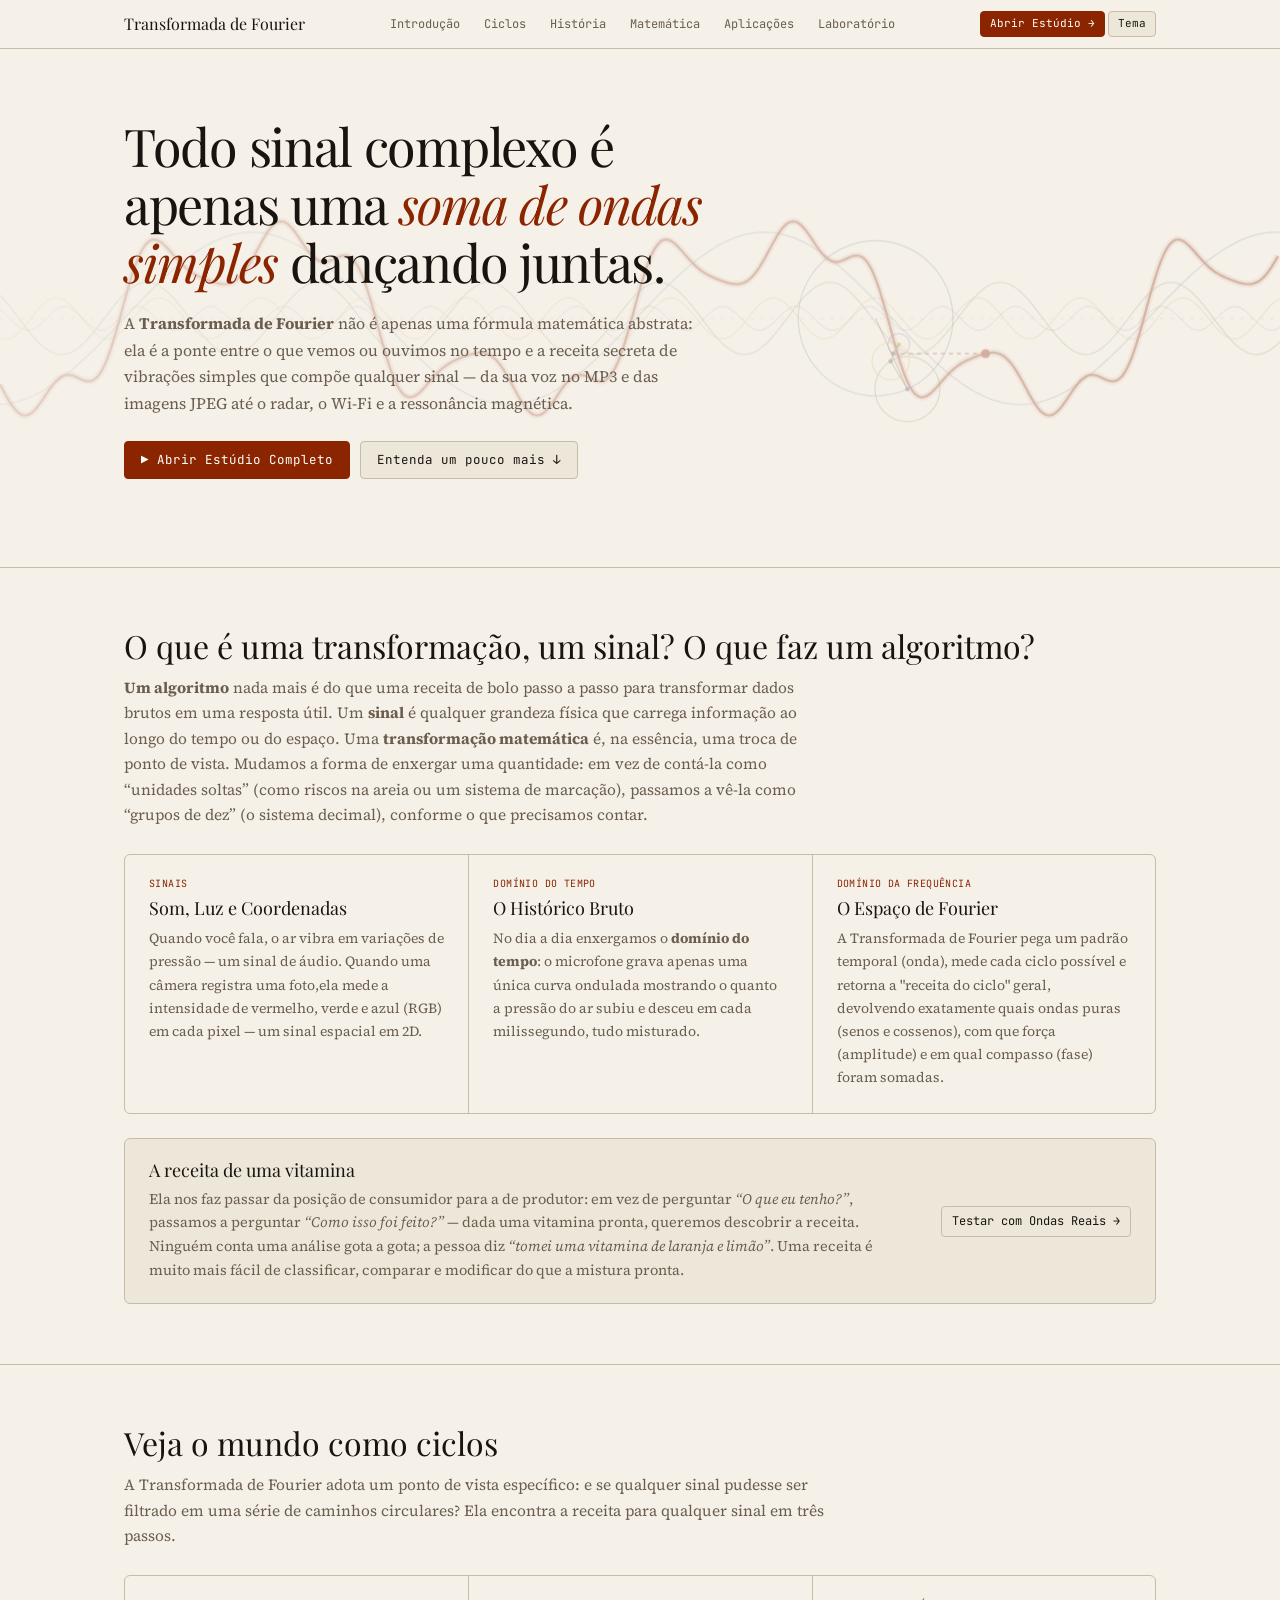
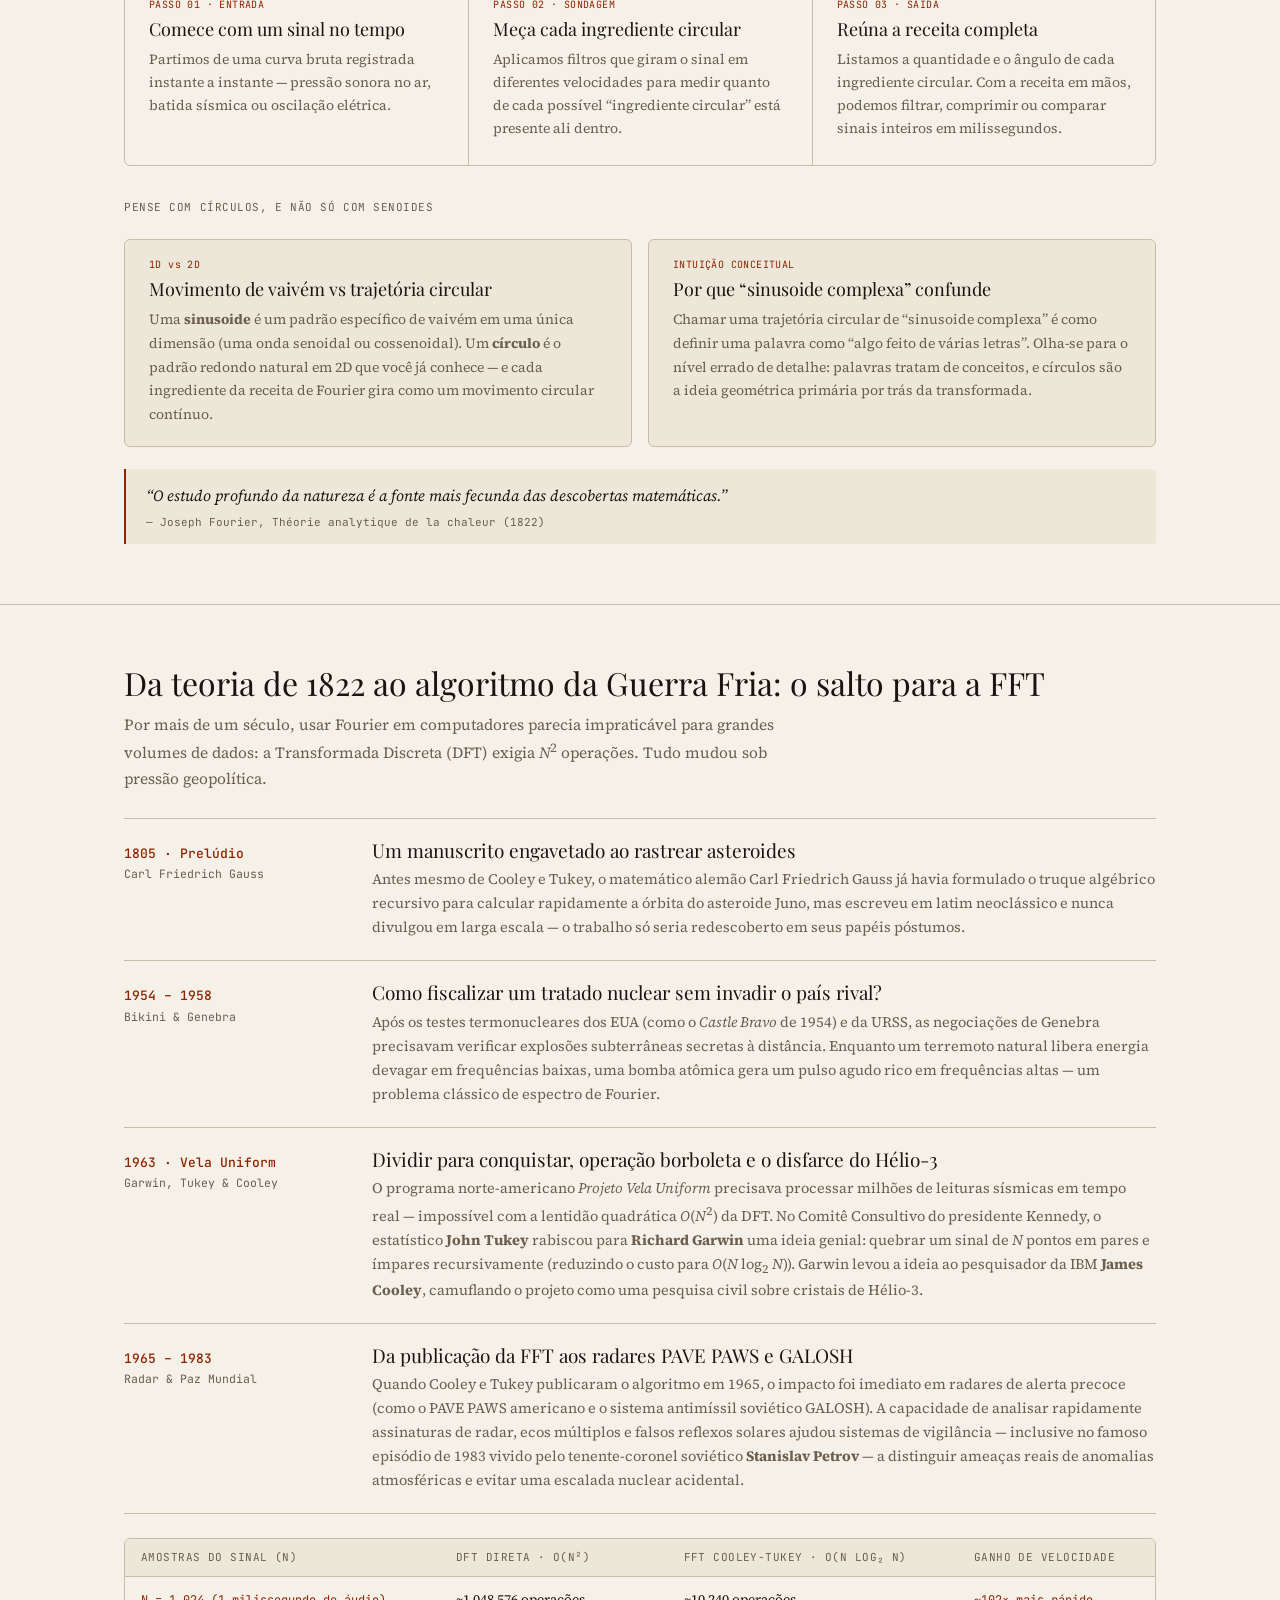
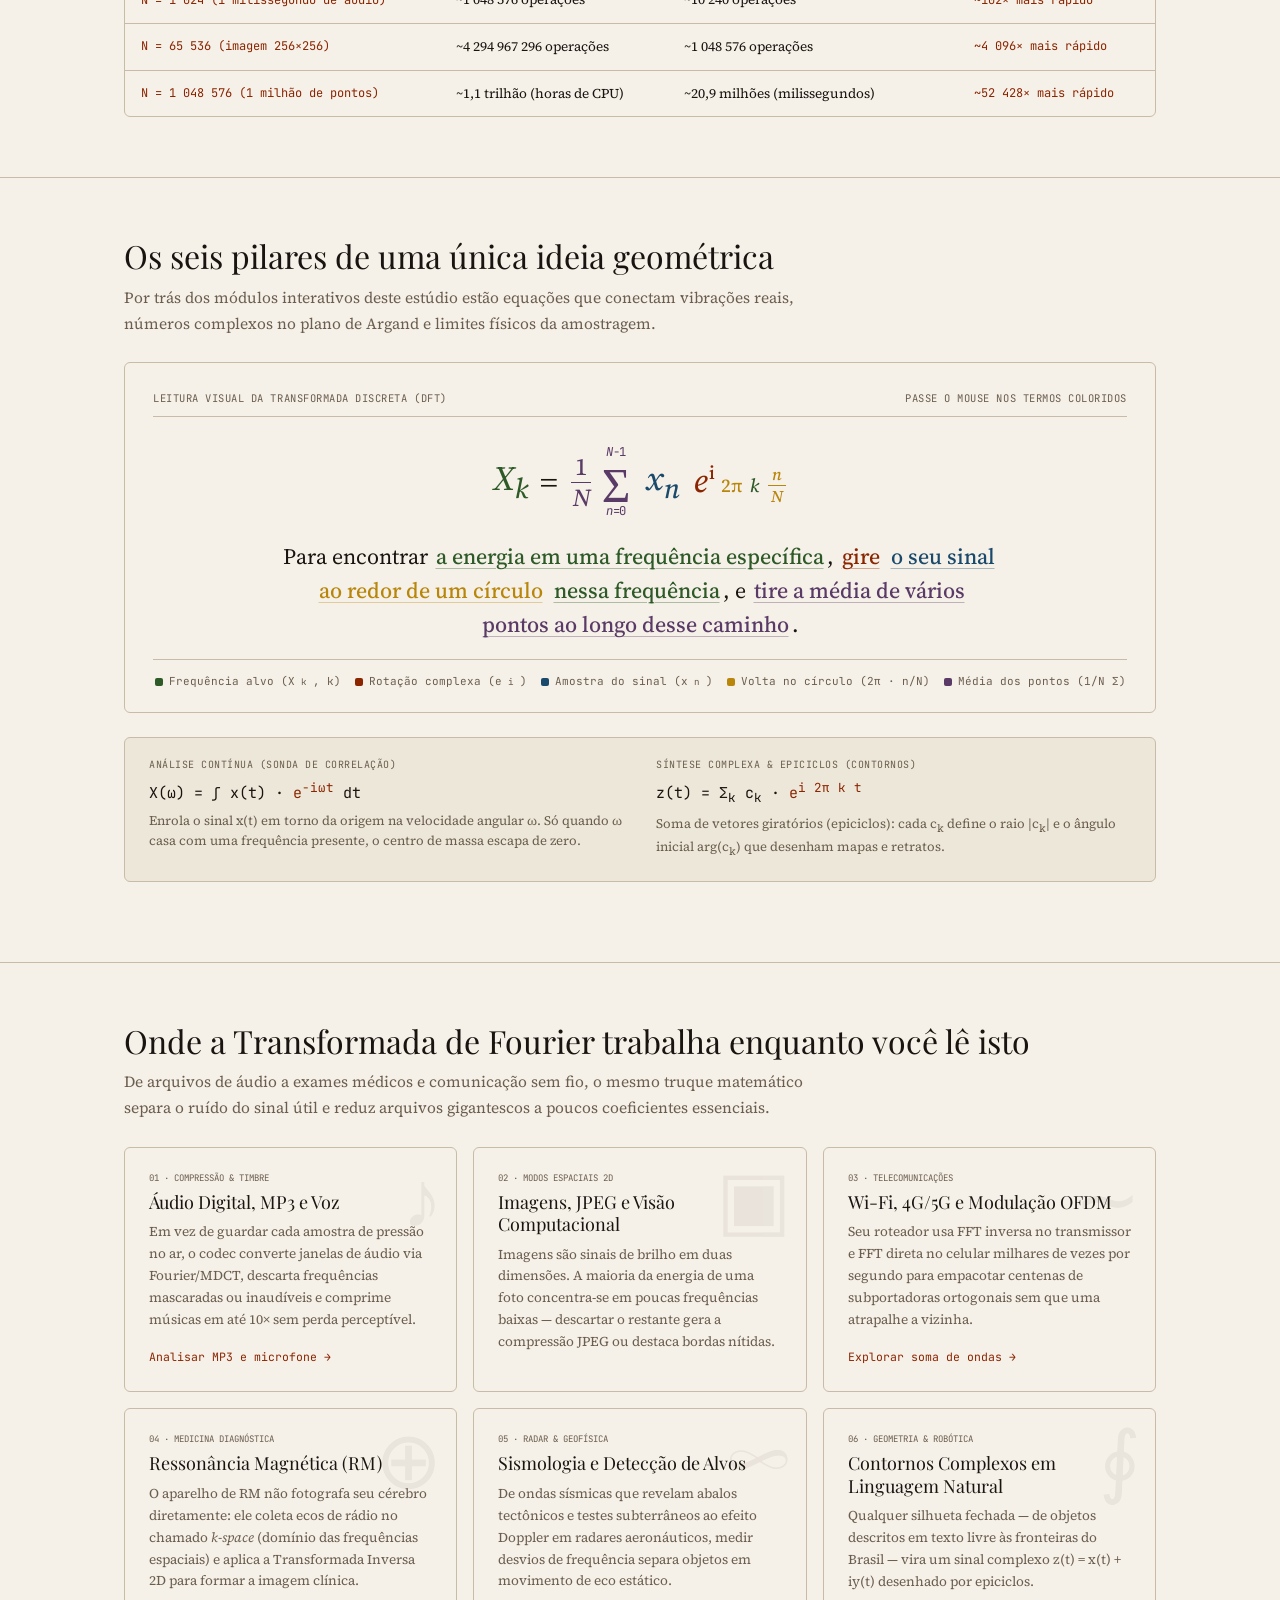
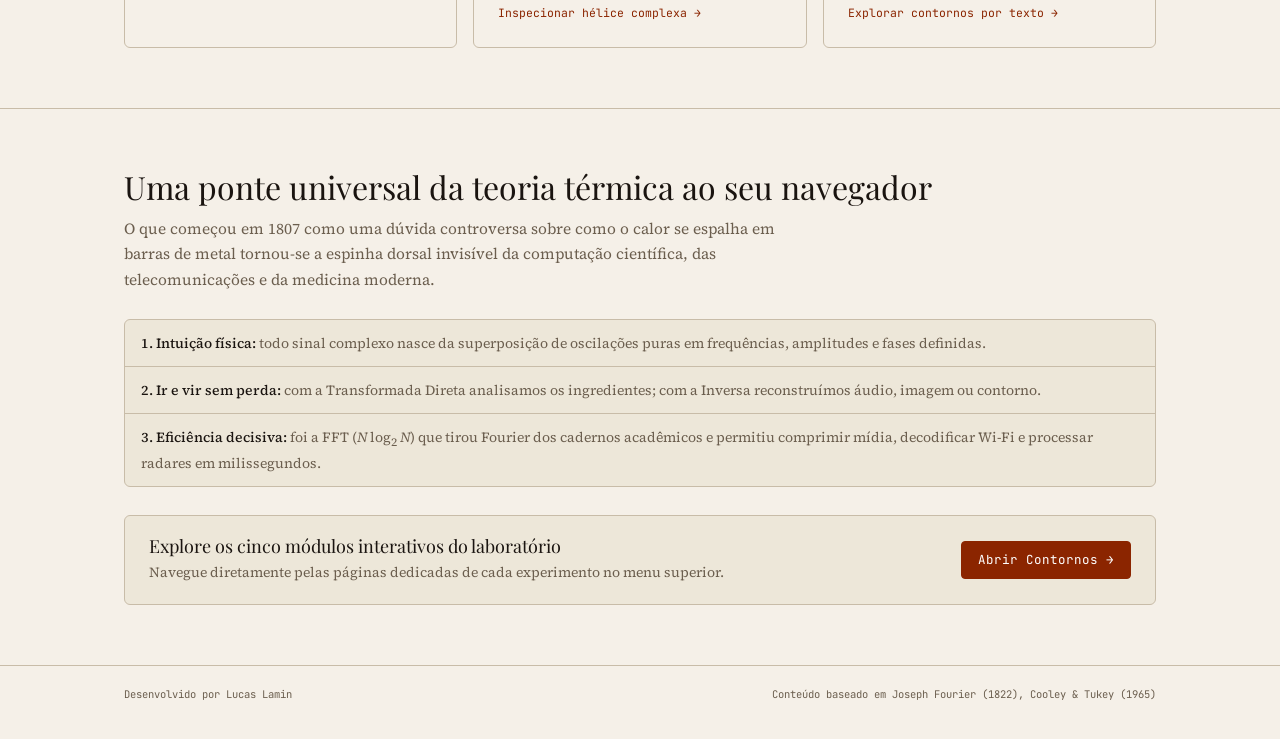
<file: index.html>
<!DOCTYPE html>
<html lang="pt-BR">

<head>
  <meta charset="utf-8">
  <meta name="viewport" content="width=device-width,initial-scale=1,viewport-fit=cover">
  <title>Transformada de Fourier · História, Teoria e Estúdio Interativo</title>
  <meta name="description"
    content="Da condução do calor de Joseph Fourier à FFT da Guerra Fria: introdução visual, biografia, matemática, aplicações e laboratório interativo em tempo real.">
  <link rel="preconnect" href="https://fonts.googleapis.com">
  <link rel="preconnect" href="https://fonts.gstatic.com" crossorigin>
  <link
    href="https://fonts.googleapis.com/css2?family=JetBrains+Mono:wght@400;500&family=Playfair+Display:ital,wght@0,400;0,700;1,400&family=Source+Serif+4:ital,wght@0,300;0,400;1,300;1,400&display=swap"
    rel="stylesheet">
  <link rel="stylesheet" href="css/tokens.css">
  <link rel="stylesheet" href="css/base.css">
  <link rel="stylesheet" href="css/landing.css">
</head>

<body>

  <header class="bar">
    <div class="wrap">
      <a class="brand" href="index.html">
        Transformada de Fourier
      </a>

      <nav class="links hide-sm" aria-label="Seções do roteiro">
        <a href="#introducao">Introdução</a>
        <a href="#ciclos">Ciclos</a>
        <a href="#contextualizacao">História</a>
        <a href="#resumo-matematico">Matemática</a>
        <a href="#aplicacoes">Aplicações</a>
        <a href="#conclusao">Laboratório</a>
      </nav>

      <div class="nav-actions">
        <a class="btn p btn-sm" href="pages/contornos.html">Abrir Estúdio →</a>
        <button id="tg" class="btn surf btn-sm" type="button" title="Alternar tema claro/escuro">Tema</button>
      </div>
    </div>
  </header>

  <main>
    <!-- ===================================================================== -->
    <!-- HERO: NARRATIVA + ANIMAÇÃO DO RETRATO DE JOSEPH FOURIER POR EPICICLOS -->
    <!-- ===================================================================== -->
    <div class="hero-wrap">
      <canvas id="heroCanvas" aria-hidden="true"></canvas>
      <div class="wrap">
        <div class="hero-grid">
          <div class="hero-copy">
            <h1>Todo sinal complexo é apenas uma <span>soma de ondas simples </span>dançando juntas.</h1>
            <p class="lead">
              A <b>Transformada de Fourier</b> não é apenas uma fórmula matemática abstrata: ela é a ponte entre
              o que vemos ou ouvimos no tempo e a receita secreta de vibrações simples que compõe qualquer sinal —
              da sua voz no MP3 e das imagens JPEG até o radar, o Wi-Fi e a ressonância magnética.
            </p>
            <div class="hero-cta">
              <a class="btn p lg" href="pages/contornos.html">▶ Abrir Estúdio Completo</a>
              <a class="btn surf lg" href="#introducao">Entenda um pouco mais ↓</a>
            </div>
          </div>
        </div>
      </div>
    </div>

    <section id="introducao">
      <div class="wrap">
        <h2>O que é uma transformação, um sinal? O que faz um algoritmo?</h2>
        <p class="sub">
          <b>Um algoritmo</b> nada mais é do que uma receita de bolo passo a passo para transformar dados brutos em uma
          resposta útil.
          Um <b>sinal</b> é qualquer grandeza física que carrega informação ao longo do tempo ou do espaço.
          Uma <b>transformação matemática</b> é, na essência, uma troca de ponto de vista. Mudamos a forma de enxergar
          uma quantidade: em vez de contá-la como “unidades soltas” (como riscos na areia ou um sistema de marcação),
          passamos a vê-la como “grupos de dez” (o sistema decimal), conforme o que precisamos contar.
        </p>

        <div class="three">
          <div>
            <span class="k-tag">SINAIS</span>
            <h4>Som, Luz e Coordenadas</h4>
            <p>
              Quando você fala, o ar vibra em variações de pressão — um sinal de áudio. Quando uma câmera registra uma
              foto,ela mede a intensidade de vermelho, verde e azul (RGB) em cada pixel — um sinal espacial em 2D.
            </p>
          </div>
          <div>
            <span class="k-tag">DOMÍNIO DO TEMPO</span>
            <h4>O Histórico Bruto</h4>
            <p>
              No dia a dia enxergamos o <b>domínio do tempo</b>: o microfone grava apenas uma única curva ondulada
              mostrando o quanto a pressão do ar subiu e desceu em cada milissegundo, tudo misturado.
            </p>
          </div>
          <div>
            <span class="k-tag">DOMÍNIO DA FREQUÊNCIA</span>
            <h4>O Espaço de Fourier</h4>
            <p>
              A Transformada de Fourier pega um padrão temporal (onda), mede cada ciclo possível e retorna a
              "receita do ciclo" geral, devolvendo exatamente quais ondas puras
              (senos e cossenos), com que força (amplitude) e em qual compasso (fase) foram somadas.
            </p>
          </div>
        </div>

        <div class="analogy-box">
          <div>
            <h4>A receita de uma vitamina</h4>
            <p>
              Ela nos faz passar da posição de consumidor para a de produtor: em vez de perguntar <i>“O que eu
                tenho?”</i>,
              passamos a perguntar <i>“Como isso foi feito?”</i> — dada uma vitamina pronta, queremos descobrir a
              receita.
              Ninguém conta uma análise gota a gota; a pessoa diz <i>“tomei uma vitamina de laranja e limão”</i>.
              Uma receita é muito mais fácil de classificar, comparar e modificar do que a mistura pronta.
            </p>
          </div>
          <a class="btn surf" href="pages/ondas.html">Testar com Ondas Reais →</a>
        </div>
      </div>
    </section>

    <section id="ciclos">
      <div class="wrap">
        <h2>Veja o mundo como ciclos</h2>
        <p class="sub">
          A Transformada de Fourier adota um ponto de vista específico: e se qualquer sinal pudesse ser filtrado em uma
          série de caminhos circulares? Ela encontra a receita para qualquer sinal em três passos.
        </p>

        <div class="three">
          <div>
            <span class="k-tag">PASSO 01 · ENTRADA</span>
            <h4>Comece com um sinal no tempo</h4>
            <p>
              Partimos de uma curva bruta registrada instante a instante — pressão sonora no ar, batida sísmica ou
              oscilação elétrica.
            </p>
          </div>
          <div>
            <span class="k-tag">PASSO 02 · SONDAGEM</span>
            <h4>Meça cada ingrediente circular</h4>
            <p>
              Aplicamos filtros que giram o sinal em diferentes velocidades para medir quanto de cada possível
              “ingrediente circular” está presente ali dentro.
            </p>
          </div>
          <div>
            <span class="k-tag">PASSO 03 · SAÍDA</span>
            <h4>Reúna a receita completa</h4>
            <p>
              Listamos a quantidade e o ângulo de cada ingrediente circular. Com a receita em mãos, podemos filtrar,
              comprimir ou comparar sinais inteiros em milissegundos.
            </p>
          </div>
        </div>

        <h3>Pense com círculos, e não só com senoides</h3>
        <div class="circle-compare">
          <div class="circle-card">
            <span class="k-tag">1D vs 2D</span>
            <h4>Movimento de vaivém vs trajetória circular</h4>
            <p>
              Uma <b>sinusoide</b> é um padrão específico de vaivém em uma única dimensão (uma onda senoidal ou
              cossenoidal). Um <b>círculo</b> é o padrão redondo natural em 2D que você já conhece — e cada ingrediente
              da
              receita de Fourier gira como um movimento circular contínuo.
            </p>
          </div>
          <div class="circle-card">
            <span class="k-tag">INTUIÇÃO CONCEITUAL</span>
            <h4>Por que “sinusoide complexa” confunde</h4>
            <p>
              Chamar uma trajetória circular de “sinusoide complexa” é como definir uma palavra como “algo feito de
              várias letras”. Olha-se para o nível errado de detalhe: palavras tratam de conceitos, e círculos são a
              ideia geométrica primária por trás da transformada.
            </p>
          </div>
        </div>

        <blockquote class="editorial">
          “O estudo profundo da natureza é a fonte mais fecunda das descobertas matemáticas.”
          <cite>— Joseph Fourier, Théorie analytique de la chaleur (1822)</cite>
        </blockquote>
      </div>
    </section>

    <section id="contextualizacao">
      <div class="wrap">
        <h2>Da teoria de 1822 ao algoritmo da Guerra Fria: o salto para a FFT</h2>
        <p class="sub">
          Por mais de um século, usar Fourier em computadores parecia impraticável para grandes volumes de dados: a
          Transformada Discreta (DFT) exigia <i>N</i><sup>2</sup> operações. Tudo mudou sob pressão geopolítica.
        </p>

        <div class="timeline">
          <div class="row">
            <div class="k"><b>1805 · Prelúdio</b>Carl Friedrich Gauss</div>
            <div>
              <h4>Um manuscrito engavetado ao rastrear asteroides</h4>
              <p>Antes mesmo de Cooley e Tukey, o matemático alemão Carl Friedrich Gauss já havia formulado o truque
                algébrico recursivo para calcular rapidamente a órbita do asteroide Juno, mas escreveu em latim
                neoclássico e nunca divulgou em larga escala — o trabalho só seria redescoberto em seus papéis póstumos.
              </p>
            </div>
          </div>

          <div class="row">
            <div class="k"><b>1954 – 1958</b>Bikini &amp; Genebra</div>
            <div>
              <h4>Como fiscalizar um tratado nuclear sem invadir o país rival?</h4>
              <p>Após os testes termonucleares dos EUA (como o <i>Castle Bravo</i> de 1954) e da URSS, as negociações de
                Genebra precisavam verificar explosões subterrâneas secretas à distância. Enquanto um terremoto natural
                libera energia devagar em frequências baixas, uma bomba atômica gera um pulso agudo rico em frequências
                altas — um problema clássico de espectro de Fourier.</p>
            </div>
          </div>

          <div class="row">
            <div class="k"><b>1963 · Vela Uniform</b>Garwin, Tukey &amp; Cooley</div>
            <div>
              <h4>Dividir para conquistar, operação borboleta e o disfarce do Hélio-3</h4>
              <p>O programa norte-americano <i>Projeto Vela Uniform</i> precisava processar milhões de leituras sísmicas
                em tempo real — impossível com a lentidão quadrática <i>O</i>(<i>N</i><sup>2</sup>) da DFT. No Comitê
                Consultivo do presidente Kennedy, o estatístico <b>John Tukey</b> rabiscou para <b>Richard Garwin</b>
                uma ideia genial: quebrar um sinal de <i>N</i> pontos em pares e ímpares recursivamente (reduzindo o
                custo para <i>O</i>(<i>N</i> log<sub>2</sub> <i>N</i>)). Garwin levou a ideia ao pesquisador da IBM
                <b>James Cooley</b>, camuflando o projeto como uma pesquisa civil sobre cristais de Hélio-3.
              </p>
            </div>
          </div>

          <div class="row">
            <div class="k"><b>1965 – 1983</b>Radar &amp; Paz Mundial</div>
            <div>
              <h4>Da publicação da FFT aos radares PAVE PAWS e GALOSH</h4>
              <p>Quando Cooley e Tukey publicaram o algoritmo em 1965, o impacto foi imediato em radares de alerta
                precoce (como o PAVE PAWS americano e o sistema antimíssil soviético GALOSH). A capacidade de analisar
                rapidamente assinaturas de radar, ecos múltiplos e falsos reflexos solares ajudou sistemas de vigilância
                — inclusive no famoso episódio de 1983 vivido pelo tenente-coronel soviético <b>Stanislav Petrov</b> — a
                distinguir ameaças reais de anomalias atmosféricas e evitar uma escalada nuclear acidental.</p>
            </div>
          </div>
        </div>

        <div class="table-wrap" aria-label="Comparação de complexidade computacional DFT vs FFT">
          <table class="editorial-table">
            <thead>
              <tr>
                <th>Amostras do Sinal (N)</th>
                <th>DFT Direta · O(N²)</th>
                <th>FFT Cooley-Tukey · O(N log₂ N)</th>
                <th>Ganho de Velocidade</th>
              </tr>
            </thead>
            <tbody>
              <tr>
                <td class="m">N = 1 024 (1 milissegundo de áudio)</td>
                <td>~1 048 576 operações</td>
                <td>~10 240 operações</td>
                <td class="m">~102× mais rápido</td>
              </tr>
              <tr>
                <td class="m">N = 65 536 (imagem 256×256)</td>
                <td>~4 294 967 296 operações</td>
                <td>~1 048 576 operações</td>
                <td class="m">~4 096× mais rápido</td>
              </tr>
              <tr>
                <td class="m">N = 1 048 576 (1 milhão de pontos)</td>
                <td>~1,1 trilhão (horas de CPU)</td>
                <td>~20,9 milhões (milissegundos)</td>
                <td class="m">~52 428× mais rápido</td>
              </tr>
            </tbody>
          </table>
        </div>
      </div>
    </section>
    <section id="resumo-matematico">
      <div class="wrap">
        <h2>Os seis pilares de uma única ideia geométrica</h2>
        <p class="sub">
          Por trás dos módulos interativos deste estúdio estão equações que conectam vibrações reais, números
          complexos no plano de Argand e limites físicos da amostragem.
        </p>

        <div class="visual-formula-card" id="visualFormulaCard">
          <div class="vf-head">
            <span>Leitura Visual da Transformada Discreta (DFT)</span>
            <span>Passe o mouse nos termos coloridos</span>
          </div>

          <div class="vf-eq" aria-label="X_k = (1/N) * somatório de n=0 até N-1 de x_n * e^(i 2 pi k n / N)">
            <span class="vf-term vf-c-freq" data-part="freq"><i>X</i><sub><i>k</i></sub></span>
            <span>=</span>
            <span class="vf-term vf-c-avg" data-part="avg" style="display:inline-flex;align-items:center;gap:6px;">
              <span class="vf-frac"><span>1</span><span><i>N</i></span></span>
              <span class="vf-sum-wrap">
                <span class="vf-sum-lim"><i>N</i>&minus;1</span>
                <span class="vf-sum-glyph">&Sigma;</span>
                <span class="vf-sum-lim"><i>n</i>=0</span>
              </span>
            </span>
            <span class="vf-term vf-c-sig" data-part="sig"><i>x</i><sub><i>n</i></sub></span>
            <span style="display:inline-flex;align-items:baseline;">
              <span class="vf-term vf-c-spin" data-part="spin"><i>e</i><sup class="vf-sup"
                  style="margin-left:1px;">i</sup></span>
              <sup class="vf-sup">
                <span class="vf-term vf-c-circ" data-part="circ">2&pi;</span>
                <span class="vf-term vf-c-freq" data-part="freq"><i>k</i></span>
                <span class="vf-term vf-c-circ" data-part="circ"><span class="vf-frac"
                    style="font-size:0.86em;"><span><i>n</i></span><span><i>N</i></span></span></span>
              </sup>
            </span>
          </div>

          <p class="vf-sentence">
            Para encontrar <span class="vf-phrase vf-c-freq" data-part="freq">a energia em uma frequência
              específica</span>,
            <span class="vf-phrase vf-c-spin" data-part="spin">gire</span>
            <span class="vf-phrase vf-c-sig" data-part="sig">o seu sinal</span>
            <span class="vf-phrase vf-c-circ" data-part="circ">ao redor de um círculo</span>
            <span class="vf-phrase vf-c-freq" data-part="freq">nessa frequência</span>, e
            <span class="vf-phrase vf-c-avg" data-part="avg">tire a média de vários pontos ao longo desse
              caminho</span>.
          </p>

          <div class="vf-legend">
            <span><i class="vf-dot" style="background:var(--h2);"></i> Frequência alvo (X<sub>k</sub>, k)</span>
            <span><i class="vf-dot" style="background:var(--h0);"></i> Rotação complexa (e<sup>i</sup>)</span>
            <span><i class="vf-dot" style="background:var(--h1);"></i> Amostra do sinal (x<sub>n</sub>)</span>
            <span><i class="vf-dot" style="background:var(--h3);"></i> Volta no círculo (2&pi; &middot; n/N)</span>
            <span><i class="vf-dot" style="background:var(--h5);"></i> Média dos pontos (1/N &Sigma;)</span>
          </div>
        </div>

        <div class="formula-box">
          <div>
            <div class="f-label">Análise Contínua (Sonda de Correlação)</div>
            <div class="f-math">X(&omega;) = &int; x(t) &middot; <span>e<sup>&minus;i&omega;t</sup></span> dt</div>
            <div class="f-note">Enrola o sinal x(t) em torno da origem na velocidade angular &omega;. Só quando &omega;
              casa com uma frequência presente, o centro de massa escapa de zero.</div>
          </div>
          <div>
            <div class="f-label">Síntese Complexa &amp; Epiciclos (Contornos)</div>
            <div class="f-math">z(t) = &Sigma;<sub>k</sub> c<sub>k</sub> &middot; <span>e<sup>i 2&pi; k t</sup></span>
            </div>
            <div class="f-note">Soma de vetores giratórios (epiciclos): cada c<sub>k</sub> define o raio |c<sub>k</sub>|
              e o ângulo inicial arg(c<sub>k</sub>) que desenham mapas e retratos.</div>
          </div>
        </div>
      </div>
      </div>
    </section>

    <section id="aplicacoes">
      <div class="wrap">
        <h2>Onde a Transformada de Fourier trabalha enquanto você lê isto</h2>
        <p class="sub">
          De arquivos de áudio a exames médicos e comunicação sem fio, o mesmo truque matemático separa o ruído do sinal
          útil e reduz arquivos gigantescos a poucos coeficientes essenciais.
        </p>

        <div class="cols">
          <div class="col">
            <span class="g">&sung;</span>
            <span class="n">01 · COMPRESSÃO &amp; TIMBRE</span>
            <h4>Áudio Digital, MP3 e Voz</h4>
            <p>Em vez de guardar cada amostra de pressão no ar, o codec converte janelas de áudio via Fourier/MDCT,
              descarta frequências mascaradas ou inaudíveis e comprime músicas em até 10× sem perda perceptível.</p>
            <a class="col-link" href="pages/mp3.html">Analisar MP3 e microfone →</a>
          </div>

          <div class="col">
            <span class="g">&#9635;</span>
            <span class="n">02 · MODOS ESPACIAIS 2D</span>
            <h4>Imagens, JPEG e Visão Computacional</h4>
            <p>Imagens são sinais de brilho em duas dimensões. A maioria da energia de uma foto concentra-se em poucas
              frequências baixas — descartar o restante gera a compressão JPEG ou destaca bordas nítidas.</p>
          </div>

          <div class="col">
            <span class="g">&sim;</span>
            <span class="n">03 · TELECOMUNICAÇÕES</span>
            <h4>Wi-Fi, 4G/5G e Modulação OFDM</h4>
            <p>Seu roteador usa FFT inversa no transmissor e FFT direta no celular milhares de vezes por segundo para
              empacotar centenas de subportadoras ortogonais sem que uma atrapalhe a vizinha.</p>
            <a class="col-link" href="pages/ondas.html">Explorar soma de ondas →</a>
          </div>

          <div class="col">
            <span class="g">&#8853;</span>
            <span class="n">04 · MEDICINA DIAGNÓSTICA</span>
            <h4>Ressonância Magnética (RM)</h4>
            <p>O aparelho de RM não fotografa seu cérebro diretamente: ele coleta ecos de rádio no chamado
              <i>k-space</i> (domínio das frequências espaciais) e aplica a Transformada Inversa 2D para formar a imagem
              clínica.
            </p>
          </div>

          <div class="col">
            <span class="g">&#8734;</span>
            <span class="n">05 · RADAR &amp; GEOFÍSICA</span>
            <h4>Sismologia e Detecção de Alvos</h4>
            <p>De ondas sísmicas que revelam abalos tectônicos e testes subterrâneos ao efeito Doppler em radares
              aeronáuticos, medir desvios de frequência separa objetos em movimento de eco estático.</p>
            <a class="col-link" href="pages/helice.html">Inspecionar hélice complexa →</a>
          </div>

          <div class="col">
            <span class="g">&#8750;</span>
            <span class="n">06 · GEOMETRIA &amp; ROBÓTICA</span>
            <h4>Contornos Complexos em Linguagem Natural</h4>
            <p>Qualquer silhueta fechada — de objetos descritos em texto livre às fronteiras do Brasil — vira um sinal
              complexo z(t) = x(t) + iy(t) desenhado por epiciclos.</p>
            <a class="col-link" href="pages/contornos.html">Explorar contornos por texto →</a>
          </div>
        </div>
      </div>
    </section>

    <section id="conclusao">
      <div class="wrap">
        <h2>Uma ponte universal da teoria térmica ao seu navegador</h2>
        <p class="sub">
          O que começou em 1807 como uma dúvida controversa sobre como o calor se espalha em barras de metal tornou-se a
          espinha dorsal invisível da computação científica, das telecomunicações e da medicina moderna.
        </p>

        <div class="conclusao-grid">
          <ul class="summary-list">
            <li><b>1. Intuição física:</b> todo sinal complexo nasce da superposição de oscilações puras em frequências,
              amplitudes e fases definidas.</li>
            <li><b>2. Ir e vir sem perda:</b> com a Transformada Direta analisamos os ingredientes; com a Inversa
              reconstruímos áudio, imagem ou contorno.</li>
            <li><b>3. Eficiência decisiva:</b> foi a FFT (<i>N</i> log<sub>2</sub> <i>N</i>) que tirou Fourier dos
              cadernos acadêmicos e permitiu comprimir mídia, decodificar Wi-Fi e processar radares em milissegundos.
            </li>
          </ul>
        </div>
        <div class="studio-cta">
          <div>
            <b>Explore os cinco módulos interativos do laboratório</b>
            <p>Navegue diretamente pelas páginas dedicadas de cada experimento no menu superior.</p>
          </div>
          <a class="btn p lg" href="pages/contornos.html">Abrir Contornos →</a>
        </div>
      </div>
    </section>
  </main>

  <footer class="site-footer">
    <div class="wrap foot-inner">
      <span>Desenvolvido por Lucas Lamin</span>
      <span>Conteúdo baseado em Joseph Fourier (1822), Cooley &amp; Tukey (1965)</span>
    </div>
  </footer>

  <script src="js/core/theme.js"></script>
  <script src="js/core/fourier-math.js"></script>
  <script src="js/core/canvas-utils.js"></script>
  <script src="js/modules/hero-waves.js"></script>
  <script>
    document.addEventListener('DOMContentLoaded', () => {
      AEM.Theme.bindButton('tg');
      AEM.HeroWaves.init();
      const vfCard = document.getElementById('visualFormulaCard');
      if (vfCard) {
        vfCard.querySelectorAll('[data-part]').forEach(el => {
          el.addEventListener('mouseenter', () => { vfCard.dataset.hover = el.dataset.part; });
          el.addEventListener('mouseleave', () => { delete vfCard.dataset.hover; });
        });
      }
    });
  </script>
</body>

</html>
</file>
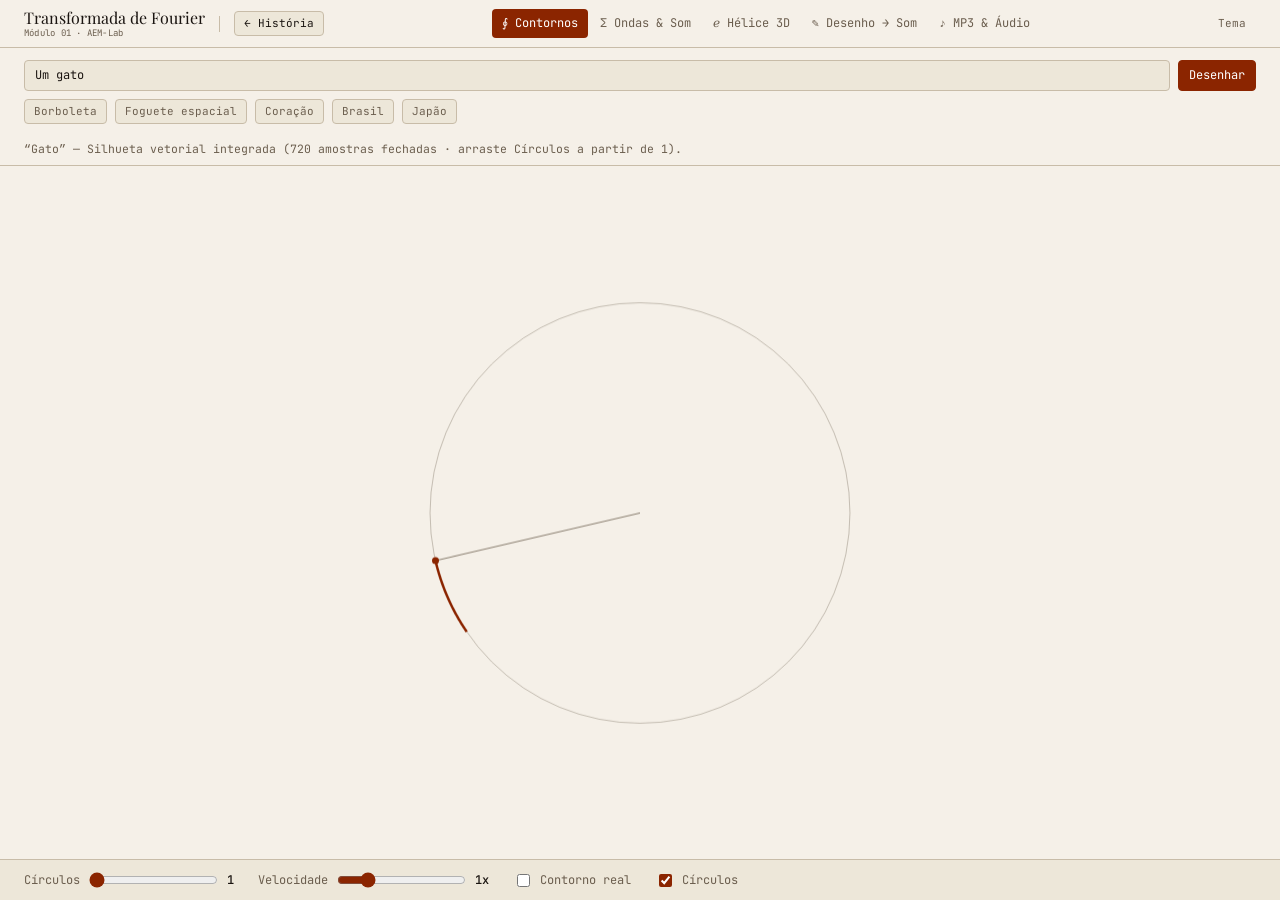
<file: pages/contornos.html>
<!DOCTYPE html>
<html lang="pt-BR">

<head>
  <meta charset="utf-8">
  <meta name="viewport" content="width=device-width,initial-scale=1,viewport-fit=cover">
  <title>Contornos por Linguagem Natural · Série de Fourier</title>
  <link rel="preconnect" href="https://fonts.googleapis.com">
  <link rel="preconnect" href="https://fonts.gstatic.com" crossorigin>
  <link
    href="https://fonts.googleapis.com/css2?family=JetBrains+Mono:wght@400;500&family=Playfair+Display:ital,wght@0,400;0,700;1,400&family=Source+Serif+4:ital,wght@0,300;0,400;1,300;1,400&display=swap"
    rel="stylesheet">
  <link rel="stylesheet" href="../css/tokens.css">
  <link rel="stylesheet" href="../css/base.css">
  <link rel="stylesheet" href="../css/studio.css">
</head>

<body class="studio-body" data-single-module="contornos">
  <header class="topbar">
    <div class="brand-wrap">
      <a class="brand" href="../index.html" title="Voltar à página introdutória">Transformada de Fourier<small>Módulo 01
          · AEM-Lab</small></a>
      <span class="sep"></span>
      <a class="btn surf btn-sm" href="../index.html">← História</a>
    </div>
    <nav class="nav-tabs" aria-label="Módulos do Laboratório">
      <a class="tab-btn active" href="contornos.html">&#8750; Contornos</a>
      <a class="tab-btn" href="ondas.html">&Sigma; Ondas &amp; Som</a>
      <a class="tab-btn" href="helice.html">&#8495; Hélice 3D</a>
      <a class="tab-btn" href="desenho.html">&#9998; Desenho &rarr; Som</a>
      <a class="tab-btn" href="mp3.html">&sung; MP3 &amp; Áudio</a>
    </nav>
    <div class="global-actions">
      <button id="btnTheme" class="btn btn-sm" type="button" title="Alternar tema claro/escuro">Tema</button>
    </div>
  </header>

  <section id="tab-contornos" class="tab-panel active">
    <div class="toolbar">
      <form id="contourForm" style="display:flex;gap:8px;flex:1;min-width:250px;">
        <input id="q" type="text" value="Um gato" placeholder="Uma palavra: " aria-label="Descrição do contorno"
          autocomplete="off" style="flex:1;">
        <button id="go" class="btn p" type="submit">Desenhar</button>
      </form>
    </div>
    <div class="chips pad" id="chips"></div>
    <div id="status" class="status-bar" role="status">
      <span id="statusText">Inicializando…</span>
      <span id="contourFallbackWrap"></span>
    </div>
    <div class="canvas-stage" id="contourStage">
      <canvas id="cv"></canvas>
    </div>
    <footer class="footer-bar">
      <label class="ctrl">Círculos <input id="m" type="range" min="0" max="1000" step="1" value="0"><output
          id="mo">1</output></label>
      <label class="ctrl">Velocidade <input id="sp" type="range" min="0.25" max="4" step="0.25" value="1"><output
          id="spo">1x</output></label>
      <label class="ctrl"><input id="ol" type="checkbox"> Contorno real</label>
      <label class="ctrl"><input id="ci" type="checkbox" checked> Círculos</label>
    </footer>
  </section>

  <script src="../js/core/theme.js"></script>
  <script src="../js/core/fourier-math.js"></script>
  <script src="../js/core/audio-engine.js"></script>
  <script src="../js/core/canvas-utils.js"></script>
  <script src="../js/modules/mod-contornos.js"></script>
  <script src="../js/modules/studio-router.js"></script>
  <script>
    document.addEventListener('DOMContentLoaded', () => AEM.StudioRouter.start());
  </script>
</body>

</html>
</file>
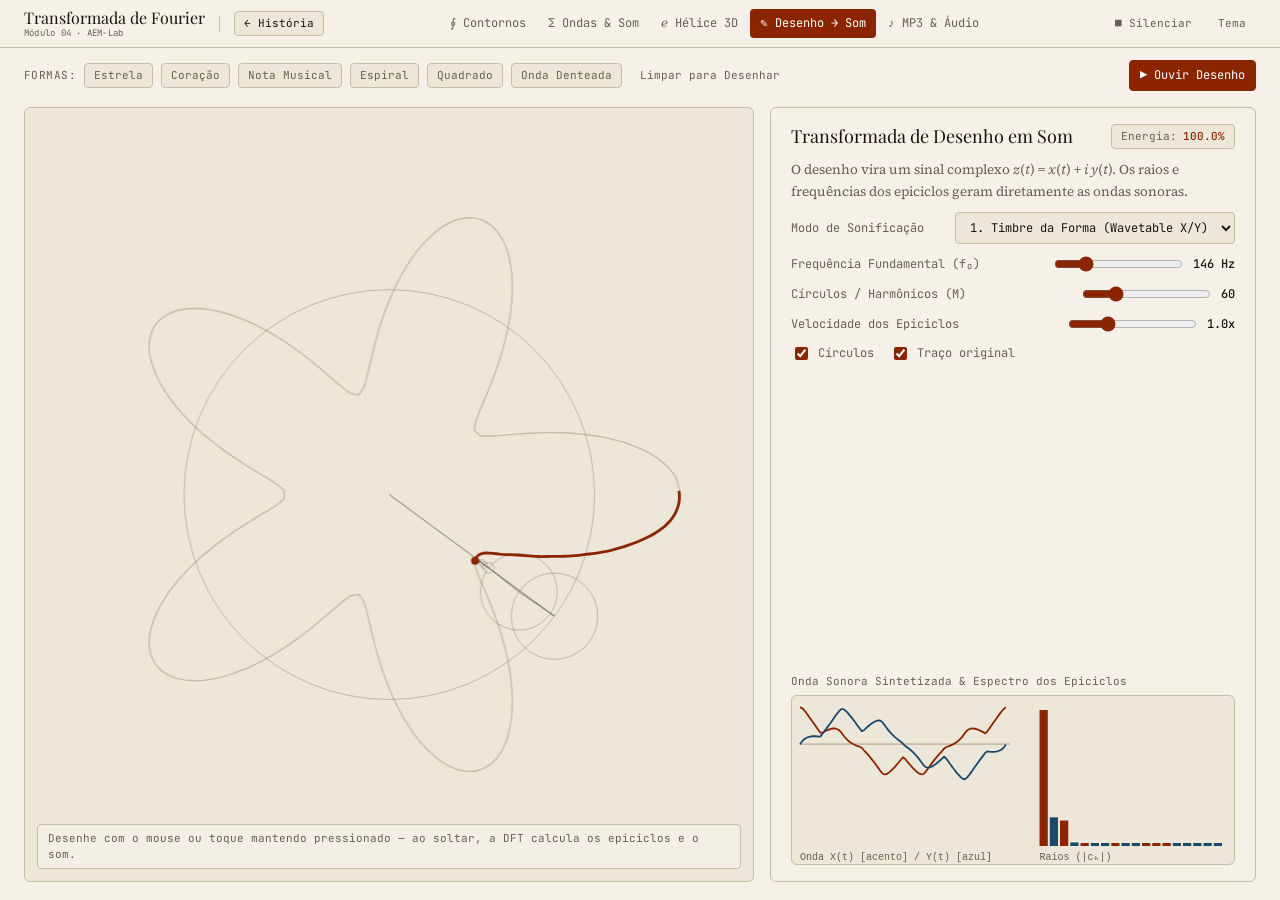
<file: pages/desenho.html>
<!DOCTYPE html>
<html lang="pt-BR">
<head>
  <meta charset="utf-8">
  <meta name="viewport" content="width=device-width,initial-scale=1,viewport-fit=cover">
  <title>Desenho Livre → Epiciclos &amp; Som · AEM-Lab</title>
  <link rel="preconnect" href="https://fonts.googleapis.com">
  <link rel="preconnect" href="https://fonts.gstatic.com" crossorigin>
  <link href="https://fonts.googleapis.com/css2?family=JetBrains+Mono:wght@400;500&family=Playfair+Display:ital,wght@0,400;0,700;1,400&family=Source+Serif+4:ital,wght@0,300;0,400;1,300;1,400&display=swap" rel="stylesheet">
  <link rel="stylesheet" href="../css/tokens.css">
  <link rel="stylesheet" href="../css/base.css">
  <link rel="stylesheet" href="../css/studio.css">
</head>
<body class="studio-body" data-single-module="desenho">
  <header class="topbar">
    <div class="brand-wrap">
      <a class="brand" href="../index.html" title="Voltar à página introdutória">Transformada de Fourier<small>Módulo 04 · AEM-Lab</small></a>
      <span class="sep"></span>
      <a class="btn surf btn-sm" href="../index.html">← História</a>
    </div>
    <nav class="nav-tabs" aria-label="Módulos do Laboratório">
      <a class="tab-btn" href="contornos.html">&#8750; Contornos</a>
      <a class="tab-btn" href="ondas.html">&Sigma; Ondas &amp; Som</a>
      <a class="tab-btn" href="helice.html">&#8495; Hélice 3D</a>
      <a class="tab-btn active" href="desenho.html">&#9998; Desenho &rarr; Som</a>
      <a class="tab-btn" href="mp3.html">&sung; MP3 &amp; Áudio</a>
    </nav>
    <div class="global-actions">
      <button id="btnStopAllAudio" class="btn btn-sm" type="button" title="Silenciar todos os sons ativos">■ Silenciar</button>
      <button id="btnTheme" class="btn btn-sm" type="button" title="Alternar tema claro/escuro">Tema</button>
    </div>
  </header>

  <section id="tab-desenho" class="tab-panel active">
    <div class="toolbar">
      <span style="font:11px/1 var(--mono);color:var(--muted);text-transform:uppercase;letter-spacing:.04em;">Formas:</span>
      <button class="chip draw-preset" type="button" data-shape="star">Estrela</button>
      <button class="chip draw-preset" type="button" data-shape="heart">Coração</button>
      <button class="chip draw-preset" type="button" data-shape="note">Nota Musical</button>
      <button class="chip draw-preset" type="button" data-shape="spiral">Espiral</button>
      <button class="chip draw-preset" type="button" data-shape="square">Quadrado</button>
      <button class="chip draw-preset" type="button" data-shape="wave">Onda Denteada</button>
      <button id="drawClearBtn" class="btn btn-sm" type="button">Limpar para Desenhar</button>
      <div style="margin-left:auto;display:flex;gap:8px;flex-wrap:wrap;align-items:center;">
        <button id="drawPlayBtn" class="btn p" type="button">▶ Ouvir Desenho</button>
      </div>
    </div>
    <div class="grid-2" style="flex:1;min-height:0;padding:8px 24px 18px;gap:16px;">
      <div class="canvas-box" id="drawStage" style="min-height:300px;touch-action:none;cursor:crosshair;">
        <canvas id="drawCv"></canvas>
        <div class="draw-badge" id="drawBadge">Desenhe com o mouse ou toque mantendo pressionado — ao soltar, a DFT calcula os epiciclos e o som.</div>
      </div>
      <div class="card" style="justify-content:space-between;">
        <div style="display:flex;flex-direction:column;gap:10px;">
          <div class="card-title">
            <h3>Transformada de Desenho em Som</h3>
            <span class="pill-stat">Energia: <b id="drawEnergyOut">100%</b></span>
          </div>
          <p class="hint">
            O desenho vira um sinal complexo <i>z</i>(<i>t</i>) = <i>x</i>(<i>t</i>) + <i>i y</i>(<i>t</i>). Os raios e frequências dos epiciclos geram diretamente as ondas sonoras.
          </p>
          <label class="ctrl" style="justify-content:space-between;">
            <span>Modo de Sonificação</span>
            <select id="drawSoundMode">
              <option value="wavetable">1. Timbre da Forma (Wavetable X/Y)</option>
              <option value="arpeggio">2. Arpejo Musical dos Epiciclos</option>
              <option value="stereo">3. Estéreo Osciloscópio (L=X, R=Y)</option>
            </select>
          </label>
          <label class="ctrl" style="justify-content:space-between;">
            <span>Frequência Fundamental (f₀)</span>
            <span style="display:flex;gap:8px;align-items:center;">
              <input id="drawBaseFreq" type="range" min="65" max="440" step="1" value="146">
              <output id="drawBaseFreqOut">146 Hz</output>
            </span>
          </label>
          <label class="ctrl" style="justify-content:space-between;">
            <span>Círculos / Harmônicos (M)</span>
            <span style="display:flex;gap:8px;align-items:center;">
              <input id="drawM" type="range" min="1" max="256" value="60">
              <output id="drawMOut">60</output>
            </span>
          </label>
          <label class="ctrl" style="justify-content:space-between;">
            <span>Velocidade dos Epiciclos</span>
            <span style="display:flex;gap:8px;align-items:center;">
              <input id="drawSpeed" type="range" min="0.2" max="3" step="0.1" value="1">
              <output id="drawSpeedOut">1.0x</output>
            </span>
          </label>
          <div style="display:flex;gap:16px;flex-wrap:wrap;">
            <label class="ctrl"><input id="drawShowCircles" type="checkbox" checked> Círculos</label>
            <label class="ctrl"><input id="drawShowOrig" type="checkbox" checked> Traço original</label>
          </div>
        </div>

        <div style="display:flex;flex-direction:column;gap:6px;">
          <span class="hint" style="font:11px/1.4 var(--mono);">Onda Sonora Sintetizada &amp; Espectro dos Epiciclos</span>
          <div class="canvas-box" style="height:170px;"><canvas id="drawAudioCv"></canvas></div>
        </div>
      </div>
    </div>
  </section>

  <script src="../js/core/theme.js"></script>
  <script src="../js/core/fourier-math.js"></script>
  <script src="../js/core/audio-engine.js"></script>
  <script src="../js/core/canvas-utils.js"></script>
  <script src="../js/modules/mod-desenho.js"></script>
  <script src="../js/modules/studio-router.js"></script>
  <script>
    document.addEventListener('DOMContentLoaded', () => AEM.StudioRouter.start());
  </script>
</body>
</html>
</file>
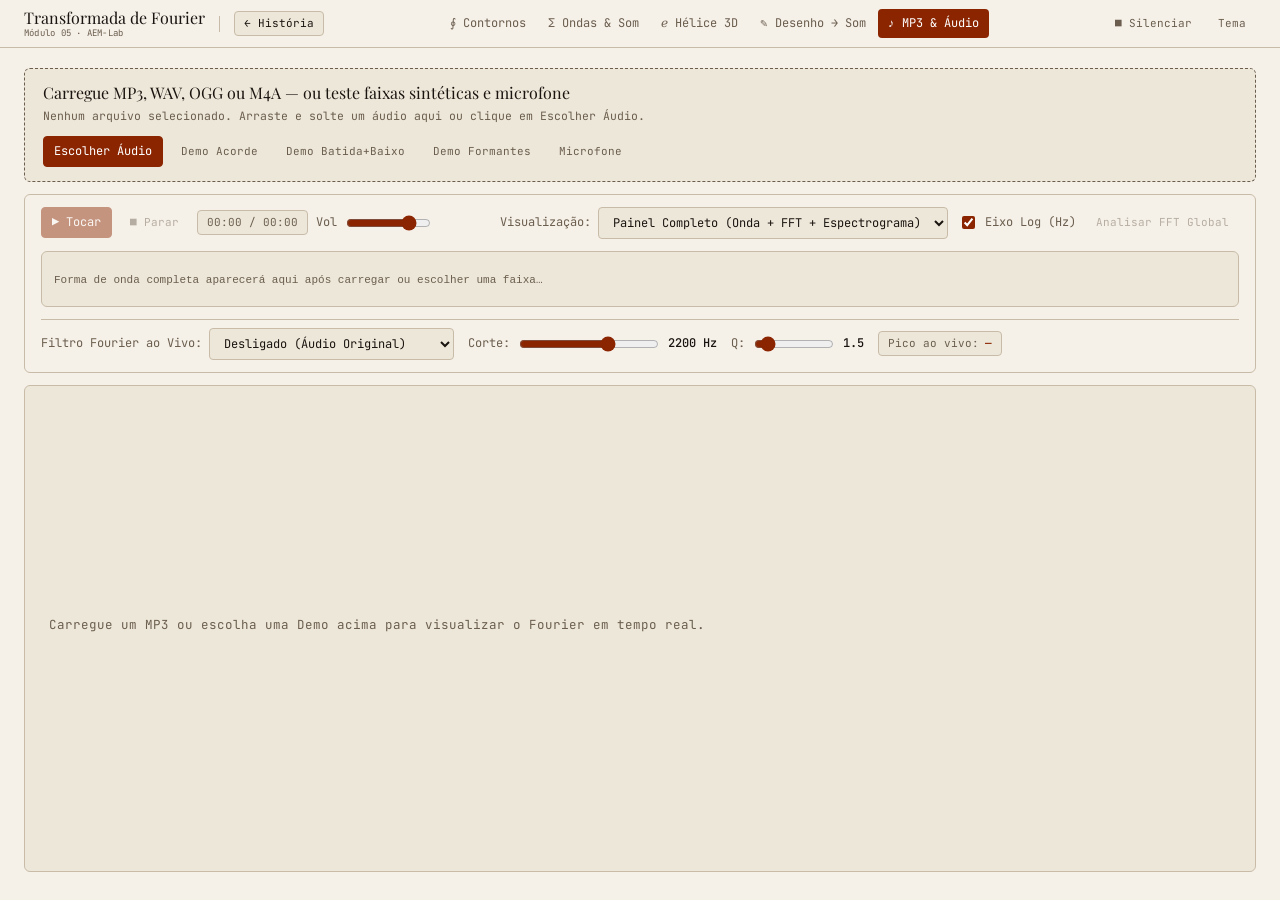
<file: pages/mp3.html>
<!DOCTYPE html>
<html lang="pt-BR">
<head>
  <meta charset="utf-8">
  <meta name="viewport" content="width=device-width,initial-scale=1,viewport-fit=cover">
  <title>MP3, Microfone &amp; Filtros de Fourier ao Vivo · AEM-Lab</title>
  <link rel="preconnect" href="https://fonts.googleapis.com">
  <link rel="preconnect" href="https://fonts.gstatic.com" crossorigin>
  <link href="https://fonts.googleapis.com/css2?family=JetBrains+Mono:wght@400;500&family=Playfair+Display:ital,wght@0,400;0,700;1,400&family=Source+Serif+4:ital,wght@0,300;0,400;1,300;1,400&display=swap" rel="stylesheet">
  <link rel="stylesheet" href="../css/tokens.css">
  <link rel="stylesheet" href="../css/base.css">
  <link rel="stylesheet" href="../css/studio.css">
</head>
<body class="studio-body" data-single-module="mp3">
  <header class="topbar">
    <div class="brand-wrap">
      <a class="brand" href="../index.html" title="Voltar à página introdutória">Transformada de Fourier<small>Módulo 05 · AEM-Lab</small></a>
      <span class="sep"></span>
      <a class="btn surf btn-sm" href="../index.html">← História</a>
    </div>
    <nav class="nav-tabs" aria-label="Módulos do Laboratório">
      <a class="tab-btn" href="contornos.html">&#8750; Contornos</a>
      <a class="tab-btn" href="ondas.html">&Sigma; Ondas &amp; Som</a>
      <a class="tab-btn" href="helice.html">&#8495; Hélice 3D</a>
      <a class="tab-btn" href="desenho.html">&#9998; Desenho &rarr; Som</a>
      <a class="tab-btn active" href="mp3.html">&sung; MP3 &amp; Áudio</a>
    </nav>
    <div class="global-actions">
      <button id="btnStopAllAudio" class="btn btn-sm" type="button" title="Silenciar todos os sons ativos">■ Silenciar</button>
      <button id="btnTheme" class="btn btn-sm" type="button" title="Alternar tema claro/escuro">Tema</button>
    </div>
  </header>

  <section id="tab-mp3" class="tab-panel active">
    <div class="scroll-content" style="gap:12px;">
      <div class="dropzone" id="mp3Dropzone">
        <div style="display:flex;flex-direction:column;gap:4px;">
          <strong style="font:400 16px/1.3 var(--display);color:var(--ink);">Carregue MP3, WAV, OGG ou M4A — ou teste faixas sintéticas e microfone</strong>
          <span class="hint" id="mp3FileInfo" style="font:11.5px/1.4 var(--mono);">Nenhum arquivo selecionado. Arraste e solte um áudio aqui ou clique em Escolher Áudio.</span>
        </div>
        <div style="display:flex;gap:8px;flex-wrap:wrap;align-items:center;">
          <input id="mp3Input" type="file" accept="audio/*" style="display:none;">
          <button id="mp3PickBtn" class="btn p" type="button">Escolher Áudio</button>
          <button class="btn btn-sm mp3-demo" type="button" data-demo="arpeggio">Demo Acorde</button>
          <button class="btn btn-sm mp3-demo" type="button" data-demo="beat">Demo Batida+Baixo</button>
          <button class="btn btn-sm mp3-demo" type="button" data-demo="voice">Demo Formantes</button>
          <button id="mp3MicBtn" class="btn btn-sm" type="button">Microfone</button>
        </div>
      </div>

      <div class="card" style="padding:12px 16px;">
        <div style="display:flex;gap:12px;flex-wrap:wrap;align-items:center;justify-content:space-between;">
          <div style="display:flex;gap:8px;align-items:center;flex-wrap:wrap;">
            <button id="mp3PlayBtn" class="btn p" type="button" disabled>▶ Tocar</button>
            <button id="mp3StopBtn" class="btn btn-sm" type="button" disabled>■ Parar</button>
            <span class="pill-stat" id="mp3TimeDisplay">00:00 / 00:00</span>
            <label class="ctrl">Vol <input id="mp3Vol" type="range" min="0" max="1" step="0.02" value="0.8" style="width:85px;"></label>
          </div>

          <div style="display:flex;gap:10px;align-items:center;flex-wrap:wrap;">
            <label class="ctrl">Visualização:
              <select id="mp3VizMode">
                <option value="dashboard">Painel Completo (Onda + FFT + Espectrograma)</option>
                <option value="spectrogram">Espectrograma HD (Tempo × Frequência)</option>
                <option value="polar">Mandala / Espiral Polar de Fourier</option>
                <option value="bars">Barras Espectrais Musicais</option>
              </select>
            </label>
            <label class="ctrl"><input id="mp3LogFreq" type="checkbox" checked> Eixo Log (Hz)</label>
            <button id="mp3AnalyzeBtn" class="btn btn-sm" type="button" disabled>Analisar FFT Global</button>
          </div>
        </div>

        <div class="canvas-box" style="height:56px;cursor:pointer;" title="Clique para navegar na música">
          <canvas id="mp3OverviewCv"></canvas>
        </div>

        <div style="display:flex;gap:14px;flex-wrap:wrap;align-items:center;padding-top:8px;border-top:1px solid var(--border);">
          <label class="ctrl">Filtro Fourier ao Vivo:
            <select id="mp3FilterType">
              <option value="none">Desligado (Áudio Original)</option>
              <option value="lowpass">Passa-Baixa (remove agudos)</option>
              <option value="highpass">Passa-Alta (remove graves)</option>
              <option value="bandpass">Passa-Banda (efeito telefone)</option>
            </select>
          </label>
          <label class="ctrl">Corte: <input id="mp3Cutoff" type="range" min="0" max="100" value="65" style="width:140px;"><output id="mp3CutoffOut">2200 Hz</output></label>
          <label class="ctrl">Q: <input id="mp3Q" type="range" min="0.5" max="12" step="0.5" value="1.5" style="width:80px;"><output id="mp3QOut">1.5</output></label>
          <span class="pill-stat">Pico ao vivo: <b id="mp3PeakNote">—</b></span>
        </div>
      </div>

      <div class="canvas-box" style="flex:1;min-height:340px;">
        <canvas id="mp3VizCv"></canvas>
      </div>
    </div>
  </section>

  <script src="../js/core/theme.js"></script>
  <script src="../js/core/fourier-math.js"></script>
  <script src="../js/core/audio-engine.js"></script>
  <script src="../js/core/canvas-utils.js"></script>
  <script src="../js/modules/mod-mp3.js"></script>
  <script src="../js/modules/studio-router.js"></script>
  <script>
    document.addEventListener('DOMContentLoaded', () => AEM.StudioRouter.start());
  </script>
</body>
</html>
</file>
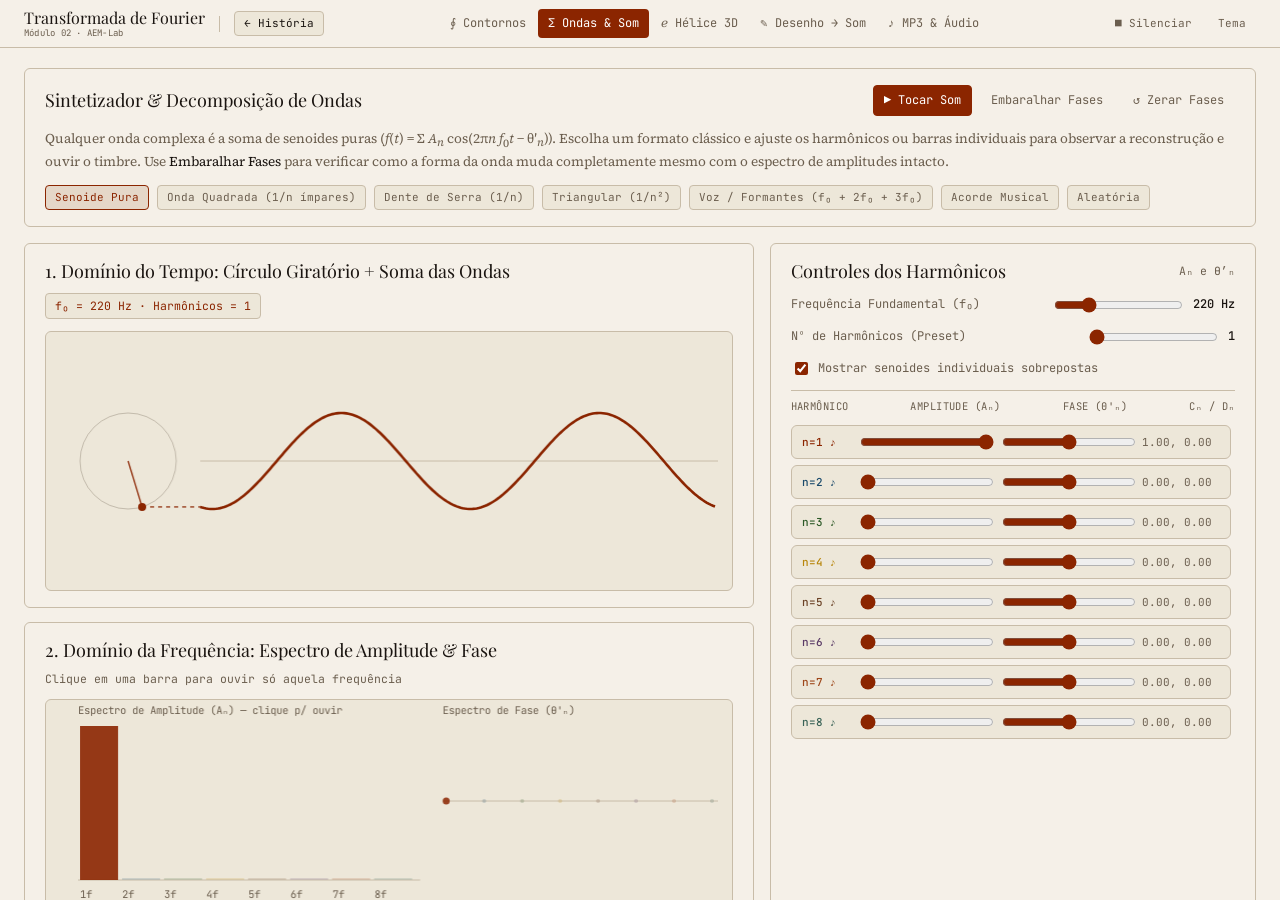
<file: pages/ondas.html>
<!DOCTYPE html>
<html lang="pt-BR">
<head>
  <meta charset="utf-8">
  <meta name="viewport" content="width=device-width,initial-scale=1,viewport-fit=cover">
  <title>Ondas, Harmônicos &amp; Som · Sintetizador de Fourier · AEM-Lab</title>
  <link rel="preconnect" href="https://fonts.googleapis.com">
  <link rel="preconnect" href="https://fonts.gstatic.com" crossorigin>
  <link href="https://fonts.googleapis.com/css2?family=JetBrains+Mono:wght@400;500&family=Playfair+Display:ital,wght@0,400;0,700;1,400&family=Source+Serif+4:ital,wght@0,300;0,400;1,300;1,400&display=swap" rel="stylesheet">
  <link rel="stylesheet" href="../css/tokens.css">
  <link rel="stylesheet" href="../css/base.css">
  <link rel="stylesheet" href="../css/studio.css">
</head>
<body class="studio-body" data-single-module="ondas">
  <header class="topbar">
    <div class="brand-wrap">
      <a class="brand" href="../index.html" title="Voltar à página introdutória">Transformada de Fourier<small>Módulo 02 · AEM-Lab</small></a>
      <span class="sep"></span>
      <a class="btn surf btn-sm" href="../index.html">← História</a>
    </div>
    <nav class="nav-tabs" aria-label="Módulos do Laboratório">
      <a class="tab-btn" href="contornos.html">&#8750; Contornos</a>
      <a class="tab-btn active" href="ondas.html">&Sigma; Ondas &amp; Som</a>
      <a class="tab-btn" href="helice.html">&#8495; Hélice 3D</a>
      <a class="tab-btn" href="desenho.html">&#9998; Desenho &rarr; Som</a>
      <a class="tab-btn" href="mp3.html">&sung; MP3 &amp; Áudio</a>
    </nav>
    <div class="global-actions">
      <button id="btnStopAllAudio" class="btn btn-sm" type="button" title="Silenciar todos os sons ativos">■ Silenciar</button>
      <button id="btnTheme" class="btn btn-sm" type="button" title="Alternar tema claro/escuro">Tema</button>
    </div>
  </header>

  <section id="tab-ondas" class="tab-panel active">
    <div class="scroll-content">
      <div class="card">
        <div class="card-title">
          <h2>Sintetizador &amp; Decomposição de Ondas</h2>
          <div style="display:flex;gap:8px;flex-wrap:wrap;align-items:center;">
            <button id="wavePlayBtn" class="btn p" type="button">▶ Tocar Som</button>
            <button id="waveShufflePhaseBtn" class="btn" type="button" title="Altera apenas as fases mantendo as amplitudes idênticas">Embaralhar Fases</button>
            <button id="waveZeroPhaseBtn" class="btn" type="button">↺ Zerar Fases</button>
          </div>
        </div>
        <p class="hint">
          Qualquer onda complexa é a soma de senoides puras (<i>f</i>(<i>t</i>) = &Sigma; <i>A</i><sub><i>n</i></sub> cos(2&pi;<i>n f</i><sub>0</sub><i>t</i> &minus; &theta;&prime;<sub><i>n</i></sub>)).
          Escolha um formato clássico e ajuste os harmônicos ou barras individuais para observar a reconstrução e ouvir o timbre.
          Use <b>Embaralhar Fases</b> para verificar como a forma da onda muda completamente mesmo com o espectro de amplitudes intacto.
        </p>
        <div style="display:flex;gap:8px;flex-wrap:wrap;align-items:center;">
          <button class="chip wave-preset active" type="button" data-preset="sine">Senoide Pura</button>
          <button class="chip wave-preset" type="button" data-preset="square">Onda Quadrada (1/n ímpares)</button>
          <button class="chip wave-preset" type="button" data-preset="saw">Dente de Serra (1/n)</button>
          <button class="chip wave-preset" type="button" data-preset="tri">Triangular (1/n²)</button>
          <button class="chip wave-preset" type="button" data-preset="voice">Voz / Formantes (f₀ + 2f₀ + 3f₀)</button>
          <button class="chip wave-preset" type="button" data-preset="chord">Acorde Musical</button>
          <button class="chip wave-preset" type="button" data-preset="random">Aleatória</button>
        </div>
      </div>

      <div class="grid-2">
        <div style="display:flex;flex-direction:column;gap:14px;">
          <div class="card">
            <div class="card-title">
              <h3>1. Domínio do Tempo: Círculo Giratório + Soma das Ondas</h3>
              <span class="formula-pill" id="waveFormulaInfo">f₀ = 220 Hz · N = 1</span>
            </div>
            <div class="canvas-box" style="height:260px;"><canvas id="waveTimeCv"></canvas></div>
          </div>
          <div class="card">
            <div class="card-title">
              <h3>2. Domínio da Frequência: Espectro de Amplitude &amp; Fase</h3>
              <span class="hint" style="font:11.5px/1.4 var(--mono);">Clique em uma barra para ouvir só aquela frequência</span>
            </div>
            <div class="canvas-box" style="height:210px;"><canvas id="waveSpecCv"></canvas></div>
          </div>
        </div>

        <div class="card">
          <div class="card-title">
            <h3>Controles dos Harmônicos</h3>
            <span class="hint" style="font:11.5px/1.4 var(--mono);">Aₙ e &theta;&prime;ₙ</span>
          </div>
          <label class="ctrl" style="justify-content:space-between;">
            <span>Frequência Fundamental (f₀)</span>
            <span style="display:flex;gap:8px;align-items:center;">
              <input id="waveFreq" type="range" min="80" max="660" step="1" value="220">
              <output id="waveFreqOut">220 Hz</output>
            </span>
          </label>
          <label class="ctrl" style="justify-content:space-between;">
            <span>Nº de Harmônicos (Preset)</span>
            <span style="display:flex;gap:8px;align-items:center;">
              <input id="waveNHarm" type="range" min="1" max="32" step="1" value="1">
              <output id="waveNHarmOut">1</output>
            </span>
          </label>
          <label class="ctrl">
            <input id="waveShowComponents" type="checkbox" checked> Mostrar senoides individuais sobrepostas
          </label>
          <div class="mono-head">
            <span>Harmônico</span><span>Amplitude (Aₙ)</span><span>Fase (θ'ₙ)</span><span>Cₙ / Dₙ</span>
          </div>
          <div class="harmonics-list" id="harmonicsList"></div>
        </div>
      </div>
    </div>
  </section>

  <script src="../js/core/theme.js"></script>
  <script src="../js/core/fourier-math.js"></script>
  <script src="../js/core/audio-engine.js"></script>
  <script src="../js/core/canvas-utils.js"></script>
  <script src="../js/modules/mod-ondas.js"></script>
  <script src="../js/modules/studio-router.js"></script>
  <script>
    document.addEventListener('DOMContentLoaded', () => AEM.StudioRouter.start());
  </script>
</body>
</html>
</file>
<file: css/tokens.css>
/* ============================================================================
 * AEM-Lab · Design System Tokens (Paleta Coffee)
 * Fonte única da verdade para cores, tipografia e modos claro/escuro.
 * ============================================================================ */
:root {
  --paper: #f5f0e8;
  --paper2: #ede7d9;
  --paper3: #e4dccb;
  --ink: #1a1410;
  --muted: #6b5e4e;
  --border: #c8bca8;
  --accent: #8b2500;
  --accent-text: #8b2500;
  --accent2: #1a4a6b;
  --accent3: #2d5a27;
  --gold: #b8860b;

  /* Tokens semânticos para plots em canvas */
  --bg: var(--paper);
  --bg-elev: var(--paper);
  --panel: var(--paper);
  --panel-2: var(--paper2);
  --fg: var(--ink);
  --ring: var(--muted);
  --outline: var(--border);
  --trace: var(--accent-text);
  --accent-2: var(--accent2);
  --accent-3: var(--accent);
  --accent-4: var(--accent3);
  --line: var(--border);

  /* Paleta harmônica discreta (modo claro) */
  --h0: #8b2500;
  --h1: #1a4a6b;
  --h2: #2d5a27;
  --h3: #b8860b;
  --h4: #6b4226;
  --h5: #5a3a66;
  --h6: #9e471a;
  --h7: #3a6357;

  color-scheme: light;
  --display: "Playfair Display", Georgia, serif;
  --body: "Source Serif 4", Georgia, serif;
  --mono: "JetBrains Mono", "Courier New", monospace;
}

@media (prefers-color-scheme: dark) {
  :root:not([data-theme="light"]) {
    --paper: #1a1410;
    --paper2: #2a2018;
    --paper3: #332a1e;
    --ink: #f5f0e8;
    --muted: #a89880;
    --border: #4a3d2e;
    --accent: #c0402a;
    --accent-text: #e07a5f;
    --accent2: #6fa3c7;
    --accent3: #6ba368;
    --gold: #d4a843;

    --h0: #e07a5f;
    --h1: #6fa3c7;
    --h2: #6ba368;
    --h3: #d4a843;
    --h4: #c98c63;
    --h5: #b494c7;
    --h6: #de8b5b;
    --h7: #7ab5a6;

    color-scheme: dark;
  }
}

:root[data-theme="dark"] {
  --paper: #1a1410;
  --paper2: #2a2018;
  --paper3: #332a1e;
  --ink: #f5f0e8;
  --muted: #a89880;
  --border: #4a3d2e;
  --accent: #c0402a;
  --accent-text: #e07a5f;
  --accent2: #6fa3c7;
  --accent3: #6ba368;
  --gold: #d4a843;

  --h0: #e07a5f;
  --h1: #6fa3c7;
  --h2: #6ba368;
  --h3: #d4a843;
  --h4: #c98c63;
  --h5: #b494c7;
  --h6: #de8b5b;
  --h7: #7ab5a6;

  color-scheme: dark;
}
</file>
<file: css/base.css>
/* ============================================================================
 * AEM-Lab · Base Styles (Tipografia, Header, Controles, Hairlines)
 * ============================================================================ */
html {
  scroll-padding-top: calc(env(safe-area-inset-top, 0px) + 56px);
  scroll-behavior: smooth;
}

* { box-sizing: border-box; }

body {
  margin: 0;
  background: var(--paper);
  color: var(--ink);
  font: 17px/1.75 var(--body);
  -webkit-font-smoothing: antialiased;
  padding-top: env(safe-area-inset-top, 0px);
  padding-bottom: env(safe-area-inset-bottom, 0px);
}

code, .m { font-family: var(--mono); }

.wrap {
  max-width: 1080px;
  margin: 0 auto;
  padding: 0 24px;
}

/* Barra superior fixa de 48px */
header.bar,
header.topbar {
  position: sticky;
  top: env(safe-area-inset-top, 0px);
  z-index: 20;
  min-height: 48px;
  border-bottom: 1px solid var(--border);
  background: color-mix(in srgb, var(--paper) 95%, transparent);
  backdrop-filter: blur(4px);
}

header.bar .wrap {
  height: 48px;
  display: flex;
  align-items: center;
  justify-content: space-between;
  gap: 12px;
}

.brand {
  font: 400 16px/1 var(--display);
  color: var(--ink);
  text-decoration: none;
  white-space: nowrap;
}
.brand small {
  display: block;
  font: 9px/1 var(--mono);
  color: var(--muted);
  margin-top: 3px;
  letter-spacing: .025em;
}

.sep {
  width: 1px;
  height: 16px;
  background: var(--border);
  margin: 0 4px;
  flex-shrink: 0;
}

nav.links {
  display: flex;
  align-items: center;
  gap: 2px;
  overflow-x: auto;
}

/* Botões e links de navegação (4px radius, 12px mono, sem sombras) */
.btn,
button.btn,
nav.links a {
  font: 12px/1.4 var(--mono);
  padding: 6px 10px;
  border-radius: 4px;
  border: 1px solid transparent;
  background: none;
  color: var(--muted);
  cursor: pointer;
  text-decoration: none;
  white-space: nowrap;
  display: inline-flex;
  align-items: center;
  gap: 6px;
  transition: background-color .15s, color .15s, border-color .15s;
}

.btn:hover:not(:disabled),
button.btn:hover:not(:disabled),
nav.links a:hover {
  background: var(--paper2);
  color: var(--ink);
}

.btn.surf,
button.btn.surf {
  background: var(--paper2);
  border-color: var(--border);
  color: var(--ink);
}
.btn.surf:hover:not(:disabled),
button.btn.surf:hover:not(:disabled) {
  background: var(--paper3);
  border-color: var(--muted);
}

.btn.outline { border-color: var(--border); }
.btn.lg { padding: 9px 16px; font-size: 12.5px; }
.btn-sm, .btn.btn-sm { padding: 4px 9px; font-size: 11px; }

.btn.p,
button.btn.p,
nav.links a.p {
  background: var(--accent);
  color: #fff;
  border-color: var(--accent);
}
.btn.p:hover:not(:disabled),
button.btn.p:hover:not(:disabled),
nav.links a.p:hover {
  background: color-mix(in srgb, var(--accent) 90%, transparent);
  border-color: color-mix(in srgb, var(--accent) 90%, transparent);
  color: #fff;
}

button.btn:disabled { opacity: .45; cursor: not-allowed; }
button.btn.playing-pulse {
  background: var(--accent);
  color: #fff;
  border-color: var(--accent);
  outline: 1px solid var(--accent-text);
  outline-offset: 2px;
}

/* Chips */
.chips {
  display: flex;
  flex-wrap: wrap;
  gap: 8px;
}
.chip {
  font: 11px/1 var(--mono);
  color: var(--muted);
  background: var(--paper2);
  border: 1px solid var(--border);
  border-radius: 4px;
  padding: 6px 9px;
  cursor: pointer;
  transition: background-color .15s, color .15s, border-color .15s;
}
span.chip { cursor: default; }
button.chip:hover { color: var(--ink); border-color: var(--muted); }
button.chip.active {
  color: var(--accent-text);
  border-color: var(--accent);
  background: color-mix(in srgb, var(--accent-text) 8%, var(--paper2));
}

/* Inputs & Controles */
input[type=text], select {
  padding: 6px 10px;
  border: 1px solid var(--border);
  border-radius: 4px;
  background: var(--paper2);
  color: var(--ink);
  font: 12px/1.4 var(--mono);
  transition: border-color .15s;
}
input[type=text]::placeholder { color: var(--muted); }
input[type=text]:focus, select:focus {
  outline: 1px solid var(--accent);
  border-color: var(--accent);
}
input[type=range], input[type=checkbox] {
  accent-color: var(--accent);
  cursor: pointer;
}
label.ctrl {
  display: inline-flex;
  gap: 7px;
  align-items: center;
  color: var(--muted);
  font: 12px/1.4 var(--mono);
}
output {
  color: var(--ink);
  font-variant-numeric: tabular-nums;
  font-weight: 500;
}
:focus-visible { outline: 1px solid var(--accent); outline-offset: 2px; }

/* Badges & Banners */
.banner {
  width: 100%;
  display: flex;
  gap: 12px;
  align-items: center;
  justify-content: space-between;
  flex-wrap: wrap;
  padding: 10px 16px;
  border: 1px solid color-mix(in srgb, var(--accent-text) 25%, transparent);
  background: color-mix(in srgb, var(--accent-text) 8%, transparent);
  color: var(--accent-text);
  font-size: 13px;
  line-height: 1.5;
  border-radius: 4px;
}

.pill-stat {
  display: inline-flex;
  align-items: center;
  gap: 6px;
  background: var(--paper2);
  border: 1px solid var(--border);
  padding: 4px 9px;
  border-radius: 4px;
  font: 11px/1.4 var(--mono);
  color: var(--muted);
}
.pill-stat b { color: var(--accent-text); font-weight: 500; }

.formula-pill {
  font: 11.5px/1.4 var(--mono);
  background: var(--paper2);
  border: 1px solid var(--border);
  padding: 4px 9px;
  border-radius: 4px;
  color: var(--accent-text);
}

/* Rodapé */
footer.site-footer {
  border-top: 1px solid var(--border);
  padding: 20px 0 36px;
  font: 10.5px/1.6 var(--mono);
  color: var(--muted);
}
footer.site-footer .foot-inner {
  display: flex;
  flex-wrap: wrap;
  align-items: center;
  justify-content: space-between;
  gap: 12px;
}
footer.site-footer a { color: var(--muted); text-underline-offset: 3px; }
footer.site-footer a:hover { color: var(--accent-text); }

@media (prefers-reduced-motion: reduce) {
  html { scroll-behavior: auto; }
  * { animation: none !important; transition: none !important; }
}
</file>
<file: css/landing.css>
/* ============================================================================
 * AEM-Lab · Landing Page Styles (Hero com Retrato de Fourier + Seções)
 * ============================================================================ */
.nav-actions {
  display: flex;
  align-items: center;
  gap: 3px;
  flex-shrink: 0;
}

/* Hero em duas colunas: Narrativa à esquerda + Retrato de Fourier à direita */
.hero-wrap {
  position: relative;
  overflow: hidden;
}

#heroCanvas {
  position: absolute;
  inset: 0;
  width: 100%;
  height: 100%;
  pointer-events: none;
  opacity: .36;
  -webkit-mask-image: linear-gradient(90deg, rgba(0, 0, 0, .55) 0%, rgba(0, 0, 0, .8) 55%, rgba(0, 0, 0, 1) 100%);
  mask-image: linear-gradient(90deg, rgba(0, 0, 0, .55) 0%, rgba(0, 0, 0, .8) 55%, rgba(0, 0, 0, 1) 100%);
}

.hero-grid {
  position: relative;
  z-index: 1;
  display: grid;
  grid-template-columns: minmax(0, 620px) 1fr;
  gap: 36px 40px;
  align-items: center;
  padding: 68px 0 64px;
}

.hero-copy {
  position: relative;
}

.eyebrow {
  display: inline-block;
  font: 11px/1 var(--mono);
  color: var(--accent-text);
  border: 1px solid color-mix(in srgb, var(--accent-text) 30%, transparent);
  background: color-mix(in srgb, var(--accent-text) 7%, transparent);
  border-radius: 4px;
  padding: 6px 10px;
  margin-bottom: 18px;
  letter-spacing: .03em;
}

.hero-copy h1 {
  font: 400 clamp(34px, 5.2vw, 52px)/1.12 var(--display);
  letter-spacing: -.025em;
  margin: 0 0 18px;
}

.hero-copy h1 span {
  color: var(--accent-text);
  font-style: italic;
}

.lead {
  font-size: 16px;
  line-height: 1.68;
  color: var(--muted);
  max-width: 580px;
  margin: 0 0 24px;
}

.hero-cta {
  display: flex;
  flex-wrap: wrap;
  gap: 10px;
  margin-bottom: 24px;
}

/* Quadro do Retrato Animado por Epiciclos (Joseph_Fourier.jpg) */
.portrait-stage-card {
  border: 1px solid var(--border);
  border-radius: 6px;
  background: var(--paper2);
  padding: 14px;
}

.portrait-head {
  display: flex;
  align-items: center;
  justify-content: space-between;
  gap: 8px;
  margin-bottom: 10px;
  font: 10.5px/1.3 var(--mono);
  color: var(--muted);
}

.portrait-head strong {
  color: var(--ink);
  font-weight: 500;
}

.portrait-frame {
  position: relative;
  width: 100%;
  aspect-ratio: 0.8181 / 1;
  max-height: 410px;
  margin: 0 auto;
  border: 1px solid var(--border);
  border-radius: 4px;
  background: var(--paper);
  overflow: hidden;
}

.portrait-frame img.engraving {
  position: absolute;
  inset: 0;
  width: 100%;
  height: 100%;
  object-fit: contain;
  opacity: 0;
  pointer-events: none;
  mix-blend-mode: multiply;
  filter: sepia(0.28) contrast(1.06);
  transition: opacity .25s ease-out;
}

:root[data-theme="dark"] .portrait-frame img.engraving {
  mix-blend-mode: screen;
  filter: invert(0.92) sepia(0.35) contrast(1.05);
}

@media (prefers-color-scheme: dark) {
  :root:not([data-theme="light"]) .portrait-frame img.engraving {
    mix-blend-mode: screen;
    filter: invert(0.92) sepia(0.35) contrast(1.05);
  }
}

.portrait-frame canvas {
  position: absolute;
  inset: 0;
  width: 100%;
  height: 100%;
  display: block;
}

.portrait-controls {
  margin-top: 12px;
  padding-top: 10px;
  border-top: 1px solid var(--border);
  display: flex;
  flex-wrap: wrap;
  gap: 8px 12px;
  align-items: center;
  justify-content: space-between;
}

.portrait-controls label.ctrl {
  font-size: 11px;
}

.portrait-controls input[type=range] {
  width: 96px;
}

.portrait-caption {
  margin: 8px 0 0;
  font: 11px/1.45 var(--mono);
  color: var(--muted);
}

/* Seções editoriais */
section {
  border-top: 1px solid var(--border);
  padding: 60px 0;
}

.idx {
  font: 9px/1 var(--mono);
  color: var(--muted);
  opacity: .75;
  display: block;
  margin-bottom: 6px;
  letter-spacing: .06em;
}

h2 {
  font: 400 clamp(26px, 4vw, 32px)/1.15 var(--display);
  margin: 0 0 10px;
}

h3 {
  font: 11px/1.4 var(--mono);
  color: var(--muted);
  margin: 34px 0 14px;
  letter-spacing: .05em;
  text-transform: uppercase;
}

.sub {
  font-size: 15.5px;
  line-height: 1.65;
  color: var(--muted);
  max-width: 700px;
  margin: 0 0 26px;
}

/* Grid 3 colunas com hairlines */
.three {
  display: grid;
  gap: 0;
  grid-template-columns: repeat(auto-fit, minmax(240px, 1fr));
  border: 1px solid var(--border);
  border-radius: 6px;
  background: var(--paper);
}

.three>div {
  padding: 24px;
  border-left: 1px solid var(--border);
}

.three>div:first-child {
  border-left: 0;
}

.three .k-tag {
  font: 10px/1 var(--mono);
  color: var(--accent-text);
  display: block;
  margin-bottom: 8px;
  letter-spacing: .04em;
}

.three h4 {
  font: 400 18px/1.25 var(--display);
  margin: 0 0 8px;
}

.three p {
  font-size: 14px;
  line-height: 1.65;
  color: var(--muted);
  margin: 0;
}

/* Analogia / Destaque editorial */
.analogy-box {
  margin-top: 24px;
  border: 1px solid var(--border);
  border-radius: 6px;
  background: var(--paper2);
  padding: 20px 24px;
  display: grid;
  gap: 16px 28px;
  grid-template-columns: 1fr auto;
  align-items: center;
}

.analogy-box h4 {
  font: 400 18px/1.25 var(--display);
  margin: 0 0 6px;
}

.analogy-box p {
  font-size: 14.5px;
  line-height: 1.65;
  color: var(--muted);
  margin: 0;
}

/* Spread do Autor */
.author-grid {
  display: grid;
  gap: 32px;
  grid-template-columns: 280px 1fr;
  align-items: start;
}

.author-card {
  border: 1px solid var(--border);
  border-radius: 6px;
  background: var(--paper2);
  padding: 18px;
}

.author-photo {
  border: 1px solid var(--border);
  border-radius: 4px;
  background: var(--paper);
  overflow: hidden;
  margin-bottom: 14px;
}

.author-photo img {
  display: block;
  width: 100%;
  height: auto;
  filter: sepia(0.22) contrast(1.04);
}

.meta-list {
  margin: 0;
  padding: 0;
  list-style: none;
}

.meta-list li {
  display: flex;
  justify-content: space-between;
  gap: 10px;
  padding: 8px 0;
  border-top: 1px solid var(--border);
  font: 11px/1.4 var(--mono);
}

.meta-list li:first-child {
  border-top: 0;
  padding-top: 0;
}

.meta-list span {
  color: var(--muted);
}

.meta-list b {
  color: var(--ink);
  font-weight: 500;
  text-align: right;
}

.prose p {
  margin: 0 0 16px;
  font-size: 16.5px;
  line-height: 1.75;
}

.prose p:last-child {
  margin-bottom: 0;
}

blockquote.editorial {
  margin: 22px 0 0;
  padding: 14px 20px;
  border-left: 2px solid var(--accent);
  background: var(--paper2);
  border-radius: 0 4px 4px 0;
  font-style: italic;
  font-size: 15.5px;
  line-height: 1.65;
}

blockquote.editorial cite {
  display: block;
  margin-top: 6px;
  font: 11px/1.4 var(--mono);
  font-style: normal;
  color: var(--muted);
}

/* Blocos de Ciclos & Receitas (apresentação.md) */
.circle-compare {
  margin-top: 24px;
  display: grid;
  gap: 16px;
  grid-template-columns: repeat(auto-fit, minmax(280px, 1fr));
}

.circle-card {
  border: 1px solid var(--border);
  border-radius: 6px;
  background: var(--paper2);
  padding: 20px 24px;
}

.circle-card .k-tag {
  font: 10px/1 var(--mono);
  color: var(--accent-text);
  display: block;
  margin-bottom: 8px;
  letter-spacing: .04em;
}

.circle-card h4 {
  font: 400 18px/1.25 var(--display);
  margin: 0 0 8px;
}

.circle-card p {
  font-size: 14px;
  line-height: 1.68;
  color: var(--muted);
  margin: 0;
}

/* Card visual da fórmula DFT (adaptação Coffee da imagem intuitiva) */
.visual-formula-card {
  margin-bottom: 24px;
  border: 1px solid var(--border);
  border-radius: 6px;
  background: var(--paper);
  padding: 28px 28px 22px;
}

.vf-head {
  display: flex;
  align-items: center;
  justify-content: space-between;
  gap: 10px;
  flex-wrap: wrap;
  margin-bottom: 18px;
  padding-bottom: 10px;
  border-bottom: 1px solid var(--border);
  font: 10.5px/1.4 var(--mono);
  color: var(--muted);
  text-transform: uppercase;
  letter-spacing: .05em;
}

.vf-eq {
  display: flex;
  flex-wrap: wrap;
  align-items: center;
  justify-content: center;
  gap: 8px;
  font: 400 clamp(22px, 3.3vw, 34px)/1.25 var(--body);
  padding: 10px 0 20px;
  user-select: text;
}

.vf-frac {
  display: inline-flex;
  flex-direction: column;
  align-items: center;
  font-size: 0.72em;
  line-height: 1.05;
  vertical-align: middle;
}

.vf-frac>span:first-child {
  border-bottom: 1.5px solid currentColor;
  padding: 0 4px 2px;
}

.vf-frac>span:last-child {
  padding: 2px 4px 0;
}

.vf-sum-wrap {
  display: inline-flex;
  flex-direction: column;
  align-items: center;
  line-height: 1;
  margin: 0 2px;
}

.vf-sum-lim {
  font: 400 0.36em/1.1 var(--mono);
  letter-spacing: -.02em;
}

.vf-sum-glyph {
  font-size: 1.45em;
  line-height: 0.92;
  font-family: var(--display);
}

.vf-sup {
  font-size: 0.56em;
  vertical-align: super;
  display: inline-flex;
  align-items: center;
  gap: 2px;
}

.vf-term,
.vf-phrase {
  border-radius: 4px;
  padding: 1px 3px;
  transition: background-color .15s, text-decoration-color .15s;
}

.vf-c-freq {
  color: var(--h2);
  font-weight: 500;
}

.vf-c-avg {
  color: var(--h5);
  font-weight: 500;
}

.vf-c-sig {
  color: var(--h1);
  font-weight: 500;
}

.vf-c-spin {
  color: var(--h0);
  font-weight: 500;
}

.vf-c-circ {
  color: var(--h3);
  font-weight: 500;
}

.vf-sentence {
  text-align: center;
  max-width: 720px;
  margin: 0 auto 18px;
  font: 400 clamp(17px, 2.2vw, 22px)/1.55 var(--body);
  color: var(--ink);
}

.vf-sentence .vf-phrase {
  text-decoration: underline;
  text-decoration-thickness: 1px;
  text-underline-offset: 4px;
  text-decoration-color: color-mix(in srgb, currentColor 35%, transparent);
}

.vf-legend {
  display: flex;
  flex-wrap: wrap;
  justify-content: center;
  gap: 8px 14px;
  padding-top: 14px;
  border-top: 1px solid var(--border);
  font: 11px/1.4 var(--mono);
  color: var(--muted);
}

.vf-legend span {
  display: inline-flex;
  align-items: center;
  gap: 6px;
}

.vf-dot {
  width: 8px;
  height: 8px;
  border-radius: 2px;
  display: inline-block;
}

.visual-formula-card[data-hover="freq"] .vf-c-freq,
.visual-formula-card[data-hover="avg"] .vf-c-avg,
.visual-formula-card[data-hover="sig"] .vf-c-sig,
.visual-formula-card[data-hover="spin"] .vf-c-spin,
.visual-formula-card[data-hover="circ"] .vf-c-circ {
  background: color-mix(in srgb, currentColor 12%, transparent);
}

/* Linha do tempo (Contextualização) */
.timeline {
  border-top: 1px solid var(--border);
}

.row {
  display: grid;
  grid-template-columns: 220px 1fr;
  gap: 8px 28px;
  padding: 20px 0;
  border-bottom: 1px solid var(--border);
  align-items: baseline;
}

.row .k {
  font: 11.5px/1.5 var(--mono);
  color: var(--muted);
}

.row .k b {
  display: block;
  color: var(--accent-text);
  font-weight: 500;
  font-size: 13px;
  margin-bottom: 2px;
}

.row h4 {
  font: 400 19px/1.25 var(--display);
  margin: 0 0 6px;
}

.row p {
  font-size: 14.5px;
  line-height: 1.65;
  color: var(--muted);
  margin: 0;
}

/* Tabela de complexidade DFT vs FFT */
.table-wrap {
  margin-top: 24px;
  border: 1px solid var(--border);
  border-radius: 6px;
  overflow-x: auto;
  background: var(--paper);
}

table.editorial-table {
  width: 100%;
  border-collapse: collapse;
  font-size: 13.5px;
}

table.editorial-table th,
table.editorial-table td {
  padding: 11px 16px;
  text-align: left;
  border-bottom: 1px solid var(--border);
}

table.editorial-table tr:last-child td {
  border-bottom: 0;
}

table.editorial-table th {
  font: 11px/1.4 var(--mono);
  text-transform: uppercase;
  letter-spacing: .04em;
  color: var(--muted);
  background: var(--paper2);
}

table.editorial-table td.m {
  font: 12px/1.4 var(--mono);
  color: var(--accent-text);
}

/* Resumo matemático */
.formula-box {
  margin-bottom: 20px;
  border: 1px solid var(--border);
  border-radius: 6px;
  background: var(--paper2);
  padding: 20px 24px;
  display: grid;
  gap: 16px 32px;
  grid-template-columns: repeat(auto-fit, minmax(260px, 1fr));
}

.formula-box .f-label {
  font: 10px/1.4 var(--mono);
  color: var(--muted);
  text-transform: uppercase;
  letter-spacing: .05em;
  margin-bottom: 6px;
}

.formula-box .f-math {
  font: 15px/1.6 var(--mono);
  color: var(--ink);
}

.formula-box .f-math span {
  color: var(--accent-text);
}

.formula-box .f-note {
  font-size: 13px;
  line-height: 1.55;
  color: var(--muted);
  margin-top: 6px;
}

.pillars {
  display: grid;
  gap: 16px;
  grid-template-columns: repeat(auto-fit, minmax(280px, 1fr));
}

.pillar {
  border: 1px solid var(--border);
  border-radius: 6px;
  padding: 20px 22px;
  background: var(--paper);
}

.pillar .p-head {
  display: flex;
  align-items: center;
  justify-content: space-between;
  gap: 8px;
  margin-bottom: 10px;
}

.pillar .p-num {
  font: 10px/1 var(--mono);
  color: var(--muted);
}

.pillar .p-eq {
  font: 11px/1 var(--mono);
  color: var(--accent-text);
  background: var(--paper2);
  border: 1px solid var(--border);
  border-radius: 4px;
  padding: 4px 7px;
}

.pillar h4 {
  font: 400 18px/1.25 var(--display);
  margin: 0 0 8px;
}

.pillar p {
  font-size: 13.5px;
  line-height: 1.625;
  color: var(--muted);
  margin: 0;
}

/* Aplicações (.col) */
.cols {
  display: grid;
  gap: 16px;
  grid-template-columns: repeat(auto-fit, minmax(290px, 1fr));
}

.col {
  position: relative;
  overflow: hidden;
  padding: 26px 24px;
  border: 1px solid var(--border);
  border-radius: 6px;
  background: var(--paper);
  display: flex;
  flex-direction: column;
}

.col::before {
  content: "";
  position: absolute;
  left: 0;
  right: 0;
  top: 0;
  height: 1px;
  background: var(--accent);
  transform: scaleX(0);
  transform-origin: left;
  transition: transform .3s;
}

.col:hover::before {
  transform: scaleX(1);
}

.col .g {
  position: absolute;
  right: 14px;
  top: 6px;
  font: 5rem/1 var(--display);
  opacity: .05;
  pointer-events: none;
}

.col .n {
  position: relative;
  font: 9px/1 var(--mono);
  color: var(--muted);
}

.col h4 {
  position: relative;
  font: 400 18px/1.25 var(--display);
  margin: 8px 0 8px;
  transition: color .3s;
}

.col:hover h4 {
  color: var(--accent-text);
}

.col p {
  position: relative;
  font-size: 13.5px;
  line-height: 1.625;
  color: var(--muted);
  margin: 0 0 12px;
  flex: 1;
}

.col a.col-link {
  position: relative;
  font: 11.5px/1.4 var(--mono);
  color: var(--accent-text);
  text-decoration: none;
  align-self: flex-start;
}

.col a.col-link:hover {
  text-decoration: underline;
  text-underline-offset: 3px;
}

/* Conclusão & Cards dos Módulos */
.conclusao-grid {
  display: grid;
  gap: 20px;
  grid-template-columns: repeat(auto-fit, minmax(290px, 1fr));
  margin-bottom: 28px;
}

.summary-list {
  margin: 0;
  padding: 0;
  list-style: none;
  border: 1px solid var(--border);
  border-radius: 6px;
  background: var(--paper2);
}

.summary-list li {
  padding: 12px 16px;
  border-top: 1px solid var(--border);
  font-size: 14px;
  line-height: 1.6;
  color: var(--muted);
}

.summary-list li:first-child {
  border-top: 0;
}

.summary-list b {
  color: var(--ink);
  font-weight: 500;
}

.lab-grid {
  display: grid;
  gap: 12px;
  grid-template-columns: repeat(auto-fit, minmax(300px, 1fr));
}

.item {
  position: relative;
  display: flex;
  align-items: flex-start;
  gap: 14px;
  padding: 16px;
  border: 1px solid var(--border);
  border-radius: 6px;
  color: var(--ink);
  text-decoration: none;
  background: var(--paper);
  transition: background-color .15s, border-color .15s;
}

.item::before {
  content: "";
  position: absolute;
  left: 0;
  top: 10px;
  bottom: 10px;
  width: 2px;
  border-radius: 9999px;
  background: var(--accent);
  transform: scaleY(0);
  transition: transform .2s ease-out;
}

.item:hover {
  background: var(--paper2);
  border-color: color-mix(in srgb, var(--accent) 45%, var(--border));
}

.item:hover::before {
  transform: scaleY(1);
}

.item .t {
  width: 34px;
  height: 34px;
  flex-shrink: 0;
  border-radius: 6px;
  background: var(--paper2);
  border: 1px solid var(--border);
  display: flex;
  align-items: center;
  justify-content: center;
  font: 16px/1 var(--display);
  color: var(--accent-text);
  transition: background-color .15s;
}

.item:hover .t {
  background: color-mix(in srgb, var(--accent) 12%, transparent);
}

.item .item-body {
  flex: 1;
  min-width: 0;
}

.item .item-top {
  display: flex;
  align-items: center;
  justify-content: space-between;
  gap: 8px;
  margin-bottom: 4px;
}

.item span.l {
  font: 400 16px/1.3 var(--display);
  color: var(--ink);
  transition: color .15s;
}

.item:hover span.l {
  color: var(--accent-text);
}

.item .tag {
  font: 10px/1 var(--mono);
  color: var(--muted);
}

.item p {
  font-size: 13px;
  line-height: 1.55;
  color: var(--muted);
  margin: 0;
}

.studio-cta {
  margin-top: 24px;
  display: flex;
  align-items: center;
  justify-content: space-between;
  flex-wrap: wrap;
  gap: 16px;
  padding: 20px 24px;
  border: 1px solid var(--border);
  border-radius: 6px;
  background: var(--paper2);
}

.studio-cta p {
  margin: 0;
  font-size: 14px;
  color: var(--muted);
}

.studio-cta b {
  font: 400 18px/1.2 var(--display);
  color: var(--ink);
  display: block;
  margin-bottom: 2px;
}

@media (max-width: 860px) {
  .hero-grid {
    grid-template-columns: 1fr;
    padding: 40px 0;
  }

  .author-grid {
    grid-template-columns: 1fr;
  }

  .analogy-box {
    grid-template-columns: 1fr;
  }

  .row {
    grid-template-columns: 1fr;
  }

  .three>div {
    border-left: 0;
    border-top: 1px solid var(--border);
  }

  .three>div:first-child {
    border-top: 0;
  }

  nav.links.hide-sm,
  .hide-sm {
    display: none;
  }
}
</file>
<file: css/studio.css>
/* ============================================================================
 * AEM-Lab · Studio & Module Pages Styles
 * ============================================================================ */
html, body { height: 100%; }

body.studio-body {
  display: flex;
  flex-direction: column;
  overflow-x: hidden;
  font: 15px/1.65 var(--body);
}

header.topbar {
  padding: 6px 24px;
  display: flex;
  flex-wrap: wrap;
  gap: 8px 14px;
  align-items: center;
  justify-content: space-between;
}

.brand-wrap { display: flex; align-items: center; gap: 10px; }

.nav-tabs {
  display: flex;
  gap: 2px;
  flex-wrap: wrap;
  align-items: center;
}

.tab-btn {
  font: 12px/1.4 var(--mono);
  padding: 6px 10px;
  border-radius: 4px;
  border: 0;
  background: none;
  color: var(--muted);
  cursor: pointer;
  text-decoration: none;
  white-space: nowrap;
  display: inline-flex;
  align-items: center;
  gap: 6px;
  transition: background-color .15s, color .15s;
}
.tab-btn:hover { background: var(--paper2); color: var(--ink); }
.tab-btn.active { background: var(--accent); color: #fff; }
.tab-btn.active:hover { background: color-mix(in srgb, var(--accent) 90%, transparent); color: #fff; }

.global-actions { display: flex; gap: 6px; align-items: center; }

.tab-panel {
  display: none;
  flex: 1;
  min-height: 0;
  flex-direction: column;
}
.tab-panel.active { display: flex; }

.toolbar {
  padding: 12px 24px 8px;
  display: flex;
  gap: 8px;
  flex-wrap: wrap;
  align-items: center;
  background: var(--paper);
}

.toolbar .chips,
.chips.pad { padding: 0 24px 10px; }

.status-bar {
  padding: 6px 24px 8px;
  color: var(--muted);
  font: 11.5px/1.5 var(--mono);
  min-height: 28px;
  display: flex;
  justify-content: space-between;
  align-items: center;
  flex-wrap: wrap;
  gap: 8px;
  border-bottom: 1px solid var(--border);
}

.canvas-stage {
  flex: 1;
  min-height: 340px;
  position: relative;
  overflow: hidden;
  background: var(--paper);
}
.canvas-stage canvas {
  position: absolute;
  inset: 0;
  width: 100%;
  height: 100%;
  display: block;
}

.footer-bar {
  display: flex;
  gap: 14px 24px;
  flex-wrap: wrap;
  align-items: center;
  padding: 10px 24px;
  background: var(--paper2);
  border-top: 1px solid var(--border);
}

.scroll-content {
  flex: 1;
  overflow-y: auto;
  padding: 20px 24px 28px;
  display: flex;
  flex-direction: column;
  gap: 16px;
  max-width: 1320px;
  width: 100%;
  margin: 0 auto;
}

.grid-2 {
  display: grid;
  grid-template-columns: minmax(0, 1.35fr) minmax(320px, 0.9fr);
  gap: 16px;
  align-items: stretch;
}
.grid-3 {
  display: grid;
  grid-template-columns: repeat(3, minmax(0, 1fr));
  gap: 16px;
}
@media (max-width: 980px) {
  .grid-2, .grid-3 { grid-template-columns: 1fr; }
}

.card {
  background: var(--paper);
  border: 1px solid var(--border);
  border-radius: 6px;
  padding: 16px 20px;
  display: flex;
  flex-direction: column;
  gap: 12px;
}
.card-title {
  display: flex;
  align-items: center;
  justify-content: space-between;
  gap: 10px;
  flex-wrap: wrap;
}
.card-title h2, .card-title h3 {
  margin: 0;
  font: 400 18px/1.25 var(--display);
  color: var(--ink);
}
.hint {
  font: 13.5px/1.6 var(--body);
  color: var(--muted);
  margin: 0;
}
.hint b, .hint strong { color: var(--ink); font-weight: 400; }

.canvas-box {
  position: relative;
  width: 100%;
  border-radius: 6px;
  background: var(--paper2);
  border: 1px solid var(--border);
  overflow: hidden;
}
.canvas-box canvas { width: 100%; height: 100%; display: block; }

.map-hud {
  position: absolute;
  top: 14px;
  right: 14px;
  width: 248px;
  background: color-mix(in srgb, var(--paper2) 92%, transparent);
  backdrop-filter: blur(4px);
  border: 1px solid var(--border);
  border-radius: 6px;
  padding: 10px 12px;
  font: 11px/1.5 var(--mono);
  pointer-events: auto;
  z-index: 5;
}
.map-hud .metric {
  display: flex;
  justify-content: space-between;
  gap: 8px;
  margin-bottom: 4px;
  color: var(--muted);
}
.map-hud strong { color: var(--accent-text); font-weight: 500; }
.map-hud canvas {
  position: static !important;
  width: 100% !important;
  height: 58px !important;
  margin-top: 6px;
  border-top: 1px solid var(--border);
  padding-top: 4px;
}

.harmonics-list {
  display: flex;
  flex-direction: column;
  gap: 6px;
  max-height: 360px;
  overflow-y: auto;
  padding-right: 4px;
}
.harm-row {
  display: grid;
  grid-template-columns: 48px 1fr 1fr 78px;
  gap: 8px;
  align-items: center;
  background: var(--paper2);
  border: 1px solid var(--border);
  padding: 6px 10px;
  border-radius: 6px;
  font: 11px/1.4 var(--mono);
}
.harm-row .badge { font-weight: 500; cursor: pointer; user-select: none; }
.harm-row input[type=range] { width: 100%; }

.dropzone {
  border: 1px dashed var(--muted);
  border-radius: 6px;
  padding: 14px 18px;
  background: var(--paper2);
  display: flex;
  flex-wrap: wrap;
  gap: 12px;
  align-items: center;
  justify-content: space-between;
  transition: border-color .15s, background-color .15s;
}
.dropzone.dragover {
  border-color: var(--accent);
  background: color-mix(in srgb, var(--accent-text) 8%, var(--paper2));
}

.draw-badge {
  position: absolute;
  bottom: 12px;
  left: 12px;
  right: 12px;
  max-width: fit-content;
  background: color-mix(in srgb, var(--paper) 92%, transparent);
  border: 1px solid var(--border);
  padding: 6px 10px;
  border-radius: 4px;
  font: 11px/1.4 var(--mono);
  color: var(--muted);
  pointer-events: none;
}

.mono-head {
  border-top: 1px solid var(--border);
  padding-top: 8px;
  display: flex;
  justify-content: space-between;
  font: 10.5px/1.4 var(--mono);
  color: var(--muted);
  text-transform: uppercase;
  letter-spacing: .04em;
}

@media (max-width: 640px) {
  header.topbar { padding: 8px 14px; }
  .toolbar, .chips.pad, .status-bar, .footer-bar { padding-left: 14px; padding-right: 14px; }
  .scroll-content { padding: 14px; }
}
</file>
